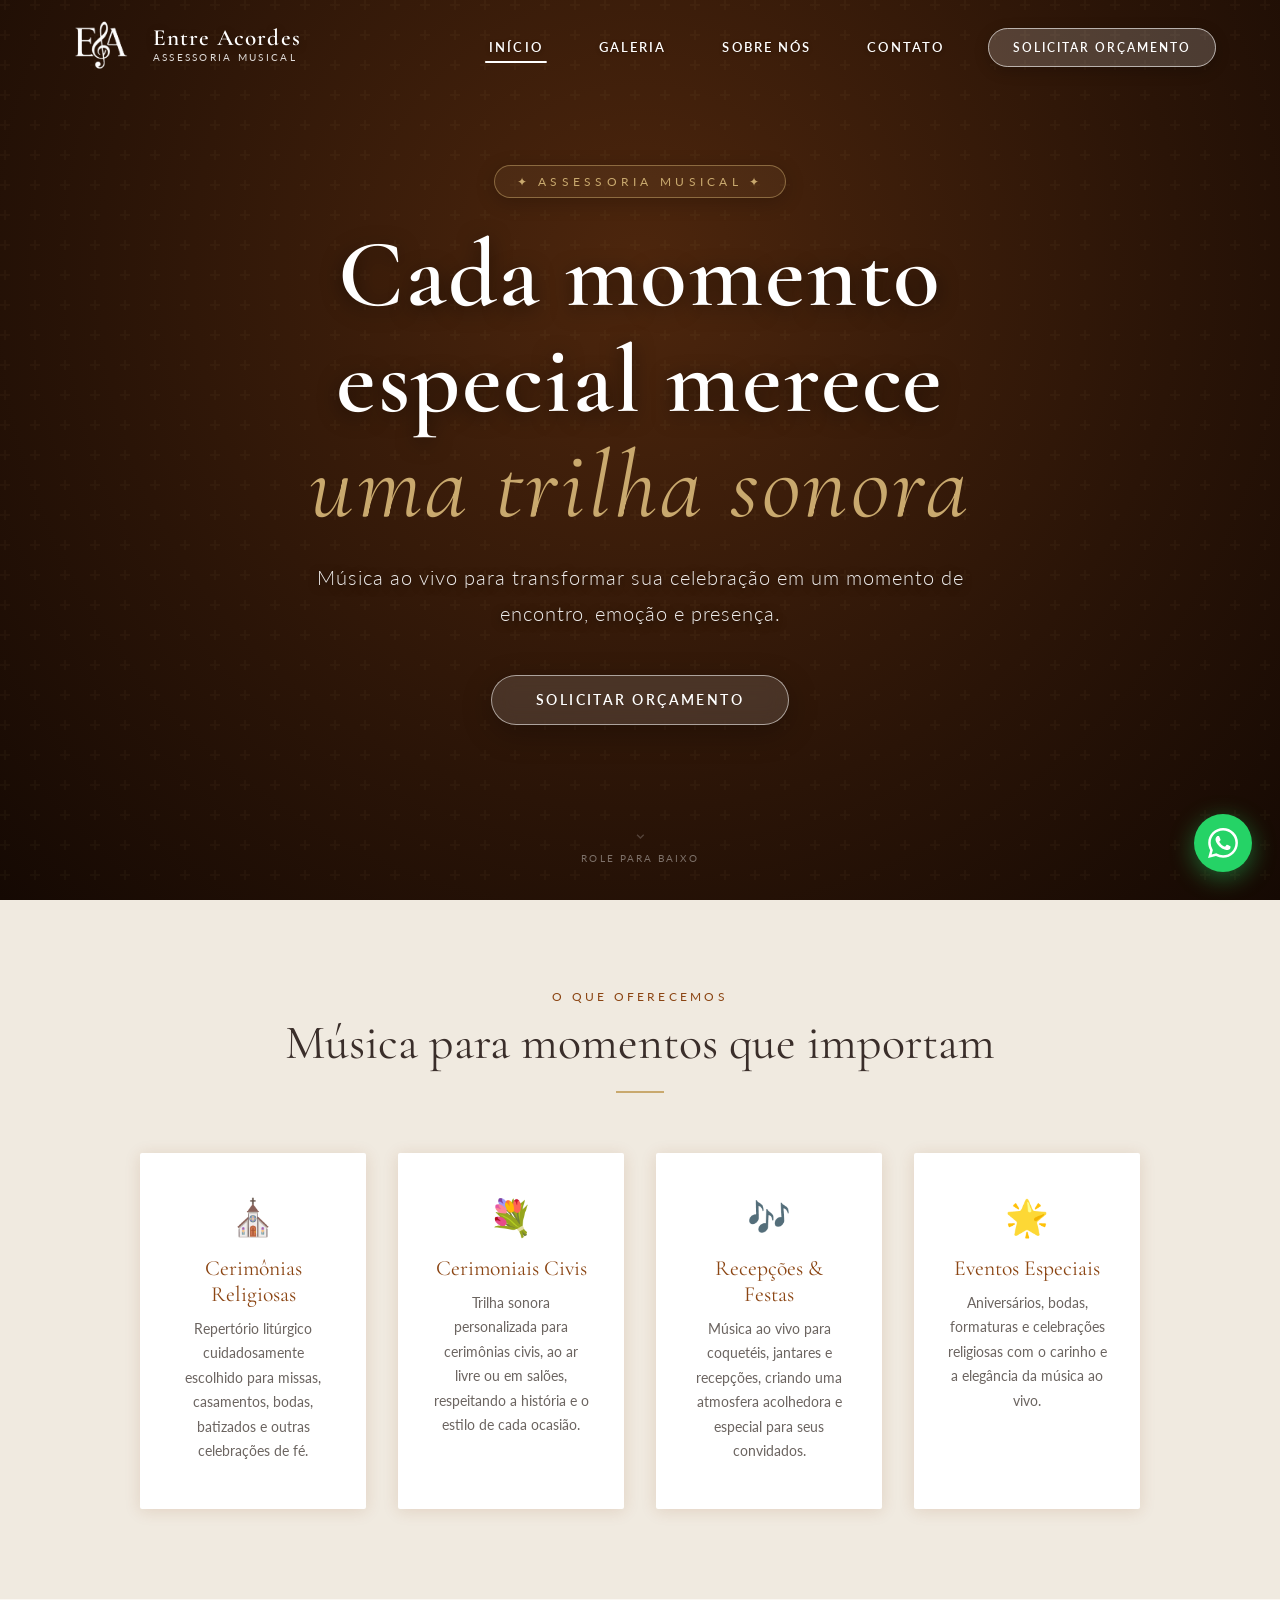
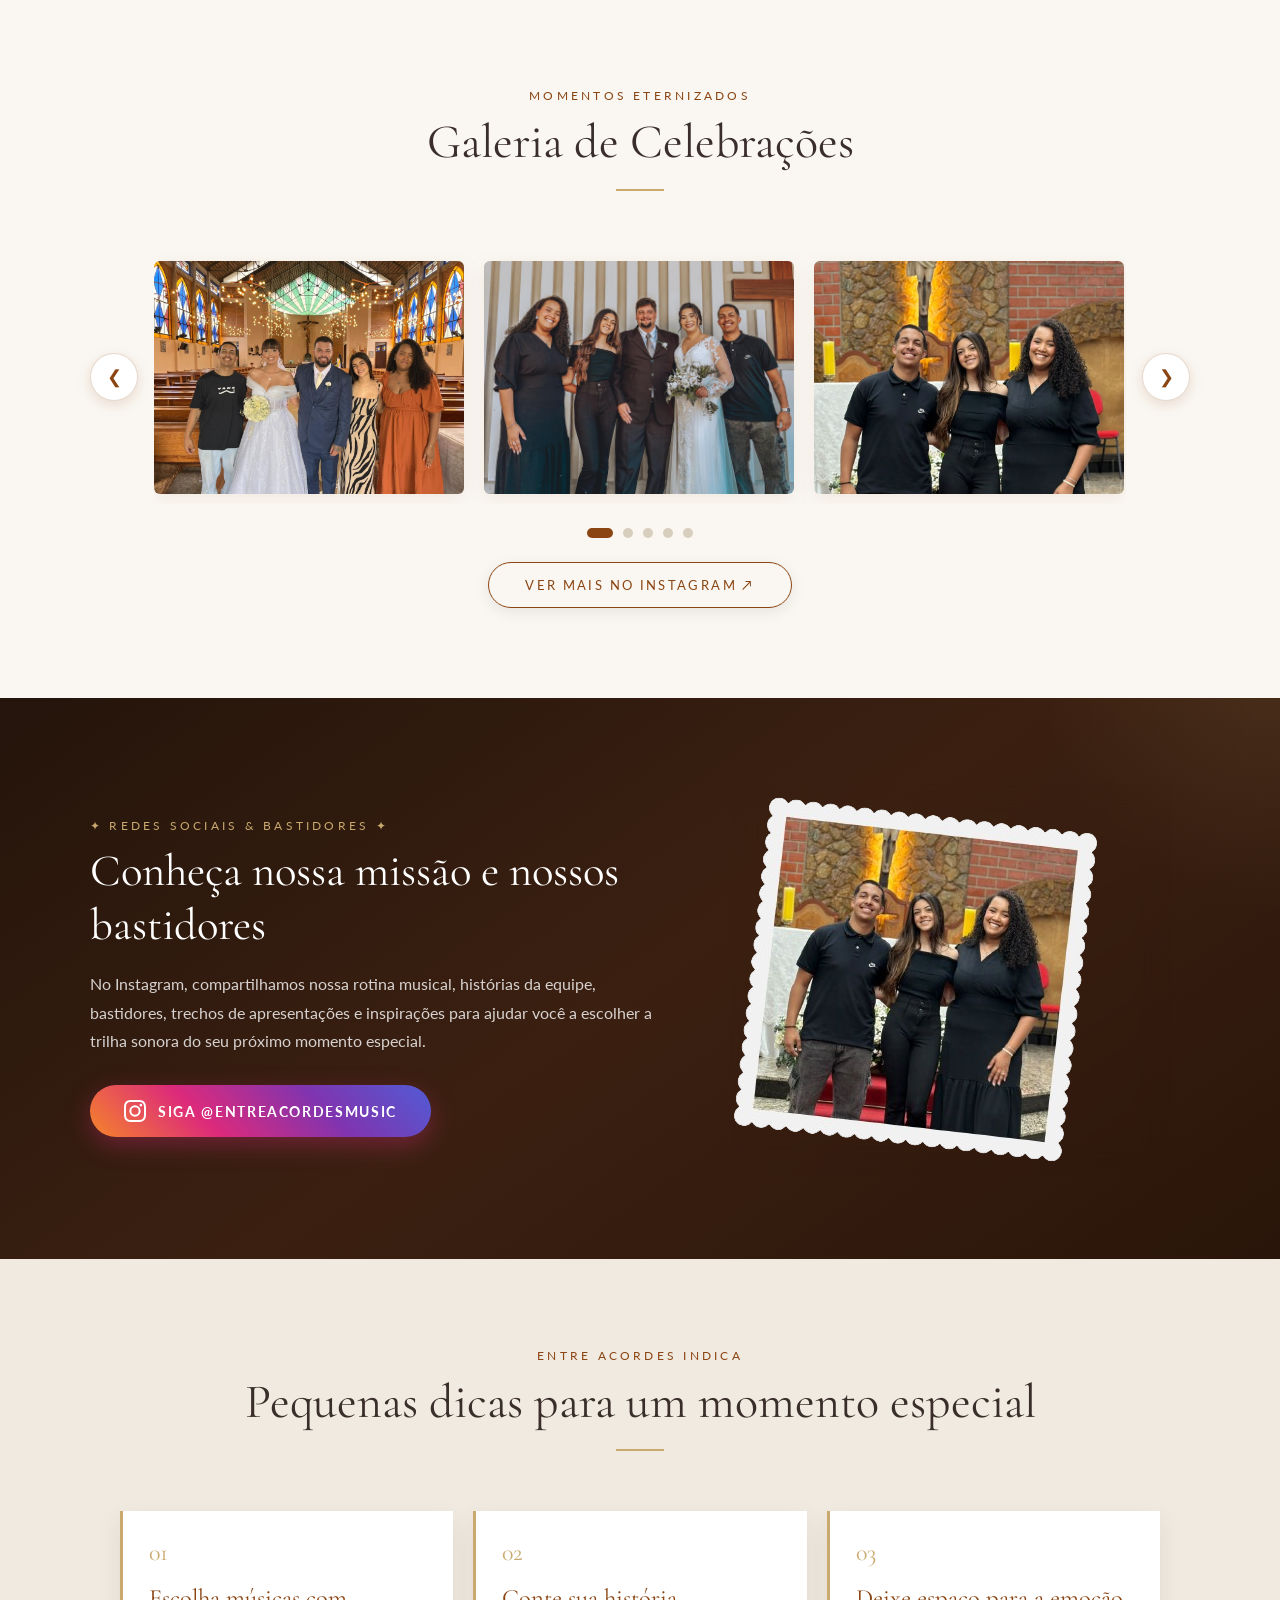
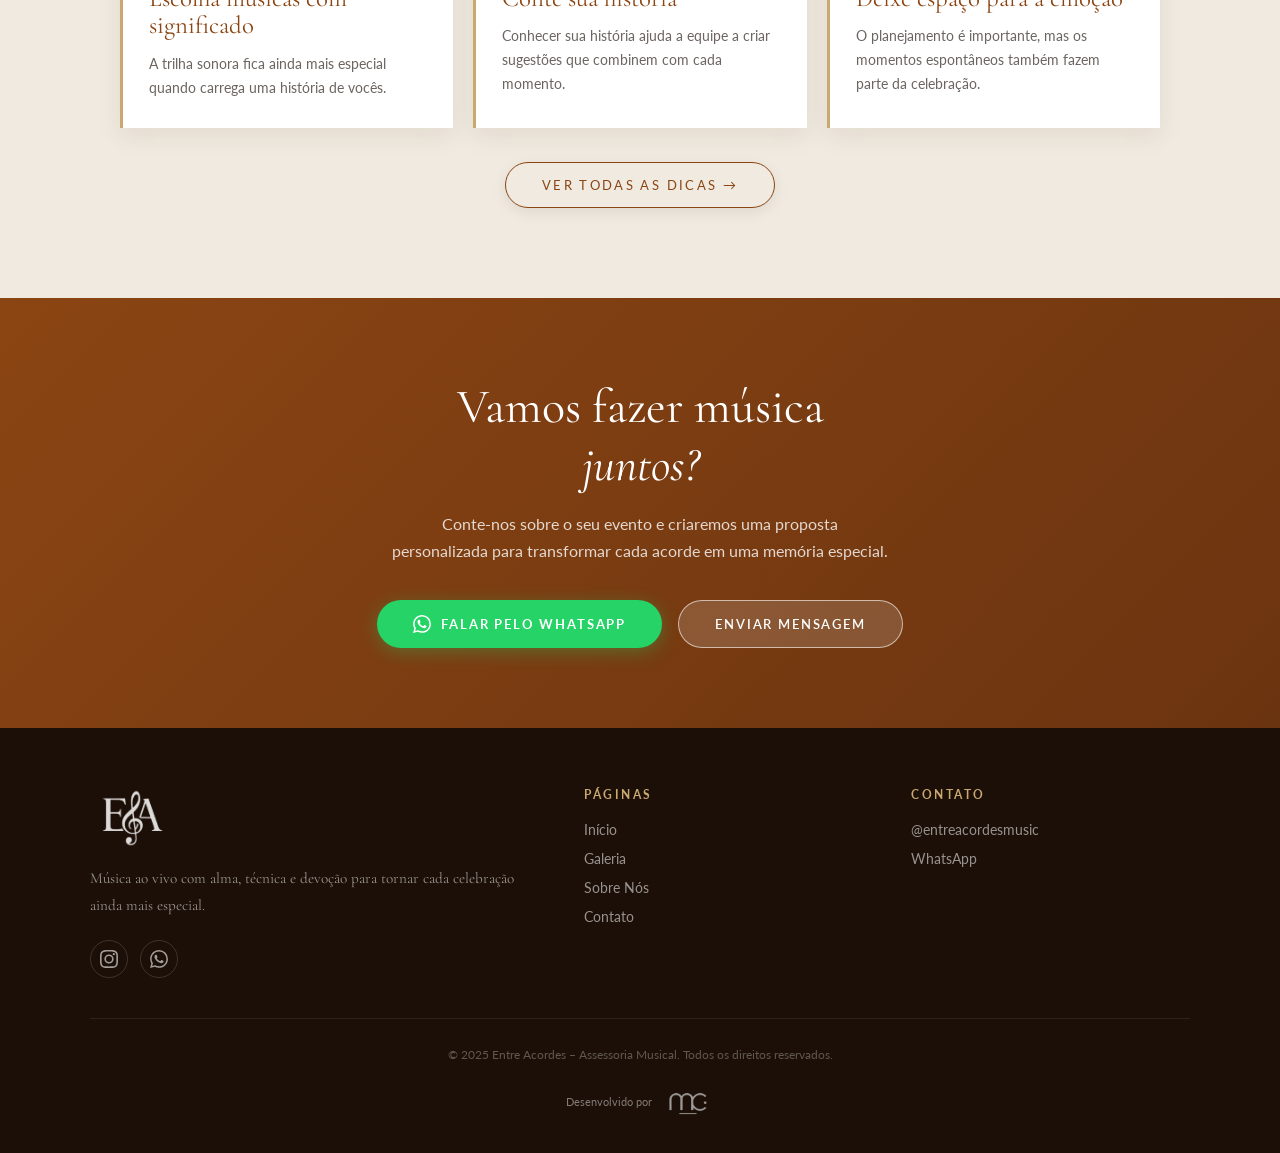
<file: index.html>
<!DOCTYPE html>
<html lang="pt-BR">
<head>
  <meta charset="UTF-8" />
  <meta name="viewport" content="width=device-width, initial-scale=1.0" />
  <title>Entre Acordes – Assessoria Musical</title>
  <meta name="description" content="Entre Acordes: assessoria musical para celebrações, cerimônias e eventos em Nova Friburgo e Região Serrana. Voz, violão e teclado para momentos inesquecíveis." />
  <link rel="stylesheet" href="style.css" />
  <link rel="icon" href="images/logo.png" />
</head>
<body>

<!-- ══ NAVBAR ══ -->
<nav id="navbar">
  <a class="nav-logo" href="index.html">
    <img src="images/logo-branca.png" alt="Entre Acordes logo" class="logo-light" />
    <img src="images/logo-oficial.png" alt="Entre Acordes logo" class="logo-dark" />
    <div class="nav-logo-text">
      <span class="nome">Entre Acordes</span>
      <span class="sub">Assessoria Musical</span>
    </div>
  </a>

  <button class="hamburger" id="hamburger" aria-label="Menu">
    <span></span><span></span><span></span>
  </button>

  <ul class="nav-links" id="nav-links">
    <li><a href="index.html">Início</a></li>
    <li><a href="index.html#galeria">Galeria</a></li>
    <li><a href="sobre.html">Sobre Nós</a></li>
    <li><a href="contato.html">Contato</a></li>
    <li><a href="https://wa.me/WHATSAPP_PRIMARY?text=Olá!%20Gostaria%20de%20solicitar%20um%20orçamento%20para%20o%20meu%20evento." target="_blank" class="btn-orcamento">Solicitar Orçamento</a></li>
  </ul>
</nav>

<!-- ══ HERO ══ -->
<section class="hero">
  <div class="hero-overlay"></div>
  <div class="hero-content">
    <span class="hero-tag">✦ Assessoria Musical ✦</span>
    <h1>Cada momento<br />especial merece<br /><em>uma trilha sonora</em></h1>
    <p class="hero-sub">
      Música ao vivo para transformar sua celebração em um momento de encontro, emoção e presença.
    </p>
    <div class="hero-btns">
      <a href="contato.html" class="btn-hero-translucido">
        Solicitar Orçamento
      </a>
    </div>
  </div>
  <div class="scroll-indicator">
    <svg width="16" height="16" viewBox="0 0 24 24" fill="none" stroke="currentColor" stroke-width="2">
      <path d="M7 10l5 5 5-5"/>
    </svg>
    <span>Role para baixo</span>
  </div>
</section>

<!-- ══ SERVIÇOS ══ -->
<section class="servicos">
  <div class="section-header">
    <span class="section-tag">O que oferecemos</span>
    <h2>Música para momentos que importam</h2>
    <div class="divider"></div>
  </div>
  <div class="servicos-grid">
    <div class="servico-card">
      <div class="servico-icon">⛪</div>
      <h3>Cerimônias Religiosas</h3>
      <p>Repertório litúrgico cuidadosamente escolhido para missas, casamentos, bodas, batizados e outras celebrações de fé.</p>
    </div>
    <div class="servico-card">
      <div class="servico-icon">💐</div>
      <h3>Cerimoniais Civis</h3>
      <p>Trilha sonora personalizada para cerimônias civis, ao ar livre ou em salões, respeitando a história e o estilo de cada ocasião.</p>
    </div>
    <div class="servico-card">
      <div class="servico-icon">🎶</div>
      <h3>Recepções & Festas</h3>
      <p>Música ao vivo para coquetéis, jantares e recepções, criando uma atmosfera acolhedora e especial para seus convidados.</p>
    </div>
    <div class="servico-card">
      <div class="servico-icon">🌟</div>
      <h3>Eventos Especiais</h3>
      <p>Aniversários, bodas, formaturas e celebrações religiosas com o carinho e a elegância da música ao vivo.</p>
    </div>
  </div>
</section>

<!-- ══ GALERIA ══ -->
<section id="galeria">
  <div class="section-header">
    <span class="section-tag">Momentos eternizados</span>
    <h2>Galeria de Celebrações</h2>
    <div class="divider"></div>
  </div>

  <!-- 
    💡 COMO ADICIONAR SUAS FOTOS E VÍDEOS:
    Substitua os blocos .galeria-placeholder por:
    <img src="fotos/seu-arquivo.jpg" alt="Descrição" /> dentro do .galeria-item
    Para vídeos: <video src="videos/video.mp4" autoplay muted loop playsinline></video>
  -->
  <!-- CARROSSEL DE GALERIA -->
  <div class="carousel-container">
    <button class="carousel-btn prev" id="carousel-prev" aria-label="Anterior">&#10094;</button>
    <div class="carousel-track-wrapper">
      <div class="carousel-track" id="carousel-track">
        
        <div class="carousel-slide" data-type="image" data-title="Ana Beatriz e Marcos Vinicius">
          <div class="galeria-item">
            <img src="images/ana-beatriz-e-marcos-vinicius.jpeg" alt="Ana Beatriz e Marcos Vinicius no dia do casamento" />
            <div class="galeria-overlay"><span>Ampliar foto ⤢</span></div>
          </div>
        </div>

        <div class="carousel-slide" data-type="image" data-title="Débora e Tadeu">
          <div class="galeria-item">
            <img src="images/debora-e-tadeu.jpeg" alt="Débora e Tadeu no dia do casamento com a equipe Entre Acordes" />
            <div class="galeria-overlay"><span>Ampliar foto ⤢</span></div>
          </div>
        </div>

        <div class="carousel-slide" data-type="image" data-title="Equipe Entre Acordes">
          <div class="galeria-item">
              <img src="images/equipe-entre-acordes-2.jpeg" alt="Equipe Entre Acordes" />
            <div class="galeria-overlay"><span>Ampliar foto ⤢</span></div>
          </div>
        </div>

        <div class="carousel-slide" data-type="image" data-title="Viviane e David">
          <div class="galeria-item">
            <img src="images/david-e-viviane.jpeg" alt="Viviane e David" />
            <div class="galeria-overlay"><span>Ampliar foto ⤢</span></div>
          </div>
        </div>

        <div class="carousel-slide" data-type="image" data-title="Gabrielle e José">
          <div class="galeria-item">
              <img src="images/gabrielle-e-jose.jpeg" alt="Gabrielle e José" />
            <div class="galeria-overlay"><span>Ampliar foto ⤢</span></div>
          </div>
        </div>

        <div class="carousel-slide" data-type="image" data-title="Bruna e Vinicius">
          <div class="galeria-item">
            <img src="images/bruna-e-vinicius.jpeg" alt="Bruna e Vinicius" />
            <div class="galeria-overlay"><span>Ampliar foto ⤢</span></div>
          </div>
        </div>

        <div class="carousel-slide" data-type="image" data-title="Equipe Entre Acordes">
          <div class="galeria-item">
            <img src="images/equipe-gravacao.jpeg" alt="Equipe Entre Acordes" />
            <div class="galeria-overlay"><span>Ampliar foto ⤢</span></div>
          </div>
        </div>

      </div>
    </div>
    <button class="carousel-btn next" id="carousel-next" aria-label="Próximo">&#10095;</button>
  </div>

  <!-- Indicadores de bolinha (dots) -->
  <div class="carousel-dots" id="carousel-dots"></div>

  <div style="text-align:center;margin-top:24px;">
    <a href="https://www.instagram.com/entreacordesmusic" target="_blank" class="btn btn-outline">
      Ver mais no Instagram ↗
    </a>
  </div>
</section>

<!-- ══ MODAL DE MÍDIA (LIGHTBOX) ══ -->
<div class="media-modal" id="media-modal" role="dialog" aria-modal="true" aria-hidden="true">
  <div class="modal-backdrop" id="modal-backdrop"></div>
  <div class="modal-container">
    <button class="modal-close" id="modal-close" aria-label="Fechar">&times;</button>
    <div class="modal-content" id="modal-content">
      <!-- Inserido dinamicamente via JS -->
    </div>
    <p class="modal-caption" id="modal-caption"></p>
  </div>
</div>

<!-- ══ SEÇÃO DESTAQUE INSTAGRAM & REDES SOCIAIS ══ -->
<section class="insta-section">
  <div class="insta-container">
    <div class="insta-content">
      <span class="section-tag" style="color:var(--dourado);">✦ Redes Sociais & Bastidores ✦</span>
      <h2>Conheça nossa missão e nossos bastidores</h2>
      <p>
        No Instagram, compartilhamos nossa rotina musical, histórias da equipe, bastidores, trechos de apresentações e inspirações para ajudar você a escolher a trilha sonora do seu próximo momento especial.
      </p>
      
      <div class="insta-actions">
        <a href="https://www.instagram.com/entreacordesmusic" target="_blank" class="btn-insta">
          <svg xmlns="http://www.w3.org/2000/svg" width="22" height="22" viewBox="0 0 24 24" fill="currentColor">
            <path d="M12 2.163c3.204 0 3.584.012 4.85.07 3.252.148 4.771 1.691 4.919 4.919.058 1.265.069 1.645.069 4.849 0 3.205-.012 3.584-.069 4.849-.149 3.225-1.664 4.771-4.919 4.919-1.266.058-1.644.07-4.85.07-3.204 0-3.584-.012-4.849-.07-3.26-.149-4.771-1.699-4.919-4.92-.058-1.265-.07-1.644-.07-4.849 0-3.204.013-3.583.07-4.849.149-3.227 1.664-4.771 4.919-4.919 1.266-.057 1.645-.069 4.849-.069zM12 0C8.741 0 8.333.014 7.053.072 2.695.272.273 2.69.073 7.052.014 8.333 0 8.741 0 12c0 3.259.014 3.668.072 4.948.2 4.358 2.618 6.78 6.98 6.98C8.333 23.986 8.741 24 12 24c3.259 0 3.668-.014 4.948-.072 4.354-.2 6.782-2.618 6.979-6.98.059-1.28.073-1.689.073-4.948 0-3.259-.014-3.667-.072-4.947-.196-4.354-2.617-6.78-6.979-6.98C15.668.014 15.259 0 12 0zm0 5.838a6.162 6.162 0 100 12.324 6.162 6.162 0 000-12.324zM12 16a4 4 0 110-8 4 4 0 010 8zm6.406-11.845a1.44 1.44 0 100 2.881 1.44 1.44 0 000-2.881z"/>
          </svg>
          Siga @entreacordesmusic
        </a>
        <!-- <a href="indica.html" class="indica-link">
          Entre Acordes indica →
        </a> -->

        <!-- TikTok estruturado (oculto por enquanto) -->
        <!--
        <a href="https://www.tiktok.com/@entreacordesmusic" target="_blank" class="btn-tiktok" style="display:none;">
          <svg xmlns="http://www.w3.org/2000/svg" width="20" height="20" viewBox="0 0 24 24" fill="currentColor">
            <path d="M19.59 6.69a4.83 4.83 0 0 1-3.77-4.25V2h-3.45v13.67a2.89 2.89 0 0 1-5.2 1.74 2.89 2.89 0 0 1 2.31-4.64c.298-.002.595.042.88.13V9.4a6.33 6.33 0 0 0-1-.08A6.34 6.34 0 0 0 3 15.66a6.34 6.34 0 0 0 10.82 4.5 6.3 6.3 0 0 0 1.86-4.5v-7.1a8.16 8.16 0 0 0 4.77 1.52v-3.4a4.85 4.85 0 0 1-.86.01z"/>
          </svg>
          TikTok
        </a>
        -->
      </div>
    </div>

    <div class="insta-visual-card equipe-visual">
      <img src="images/equipe-entre-acordes.png" alt="Equipe Entre Acordes" />
    </div>
  </div>
</section>

<!-- ══ DESTAQUE ENTRE ACORDES INDICA ══ -->
<section class="indica-preview">
  <div class="section-header">
    <span class="section-tag">Entre Acordes indica</span>
    <h2>Pequenas dicas para um momento especial</h2>
    <div class="divider"></div>
  </div>
  <div class="indica-preview-grid">
    <article class="indica-preview-card">
      <span class="indica-preview-number">01</span>
      <h3>Escolha músicas com significado</h3>
      <p>A trilha sonora fica ainda mais especial quando carrega uma história de vocês.</p>
    </article>
    <article class="indica-preview-card">
      <span class="indica-preview-number">02</span>
      <h3>Conte sua história</h3>
      <p>Conhecer sua história ajuda a equipe a criar sugestões que combinem com cada momento.</p>
    </article>
    <article class="indica-preview-card">
      <span class="indica-preview-number">03</span>
      <h3>Deixe espaço para a emoção</h3>
      <p>O planejamento é importante, mas os momentos espontâneos também fazem parte da celebração.</p>
    </article>
  </div>
  <div class="indica-preview-action">
    <a href="indica.html" class="btn btn-outline">Ver todas as dicas →</a>
  </div>
</section>

<!-- ══ CTA ══ -->
<section class="cta-banner">
  <h2>Vamos fazer música<br /><em style="font-style:italic;">juntos?</em></h2>
  <p>Conte-nos sobre o seu evento e criaremos uma proposta<br />personalizada para transformar cada acorde em uma memória especial.</p>
  <div class="cta-btns">
    <a href="https://wa.me/WHATSAPP_PRIMARY?text=Olá!%20Gostaria%20de%20solicitar%20um%20orçamento%20para%20o%20meu%20evento." target="_blank" class="btn-wpp">
      <svg xmlns="http://www.w3.org/2000/svg" viewBox="0 0 24 24" fill="white" width="18" height="18">
        <path d="M17.472 14.382c-.297-.149-1.758-.867-2.03-.967-.273-.099-.471-.148-.67.15-.197.297-.767.966-.94 1.164-.173.199-.347.223-.644.075-.297-.15-1.255-.463-2.39-1.475-.883-.788-1.48-1.761-1.653-2.059-.173-.297-.018-.458.13-.606.134-.133.298-.347.446-.52.149-.174.198-.298.298-.497.099-.198.05-.371-.025-.52-.075-.149-.669-1.612-.916-2.207-.242-.579-.487-.5-.669-.51-.173-.008-.371-.01-.57-.01-.198 0-.52.074-.792.372-.272.297-1.04 1.016-1.04 2.479 0 1.462 1.065 2.875 1.213 3.074.149.198 2.096 3.2 5.077 4.487.709.306 1.262.489 1.694.625.712.227 1.36.195 1.871.118.571-.085 1.758-.719 2.006-1.413.248-.694.248-1.289.173-1.413-.074-.124-.272-.198-.57-.347m-5.421 7.403h-.004a9.87 9.87 0 01-5.031-1.378l-.361-.214-3.741.982.998-3.648-.235-.374a9.86 9.86 0 01-1.51-5.26c.001-5.45 4.436-9.884 9.888-9.884 2.64 0 5.122 1.03 6.988 2.898a9.825 9.825 0 012.893 6.994c-.003 5.45-4.437 9.884-9.885 9.884m8.413-18.297A11.815 11.815 0 0012.05 0C5.495 0 .16 5.335.157 11.892c0 2.096.547 4.142 1.588 5.945L.057 24l6.305-1.654a11.882 11.882 0 005.683 1.448h.005c6.554 0 11.89-5.335 11.893-11.893a11.821 11.821 0 00-3.48-8.413Z"/>
      </svg>
      Falar pelo WhatsApp
    </a>
    <a href="contato.html" class="btn-light">Enviar Mensagem</a>
  </div>
</section>

<!-- ══ FOOTER ══ -->
<footer>
  <div class="footer-inner">
    <div class="footer-brand">
      <img src="images/logo-branca.png" alt="Entre Acordes" />
      <p>Música ao vivo com alma, técnica e devoção para tornar cada celebração ainda mais especial.</p>
      <div class="footer-social" style="margin-top:20px;">
        <a href="https://www.instagram.com/entreacordesmusic" target="_blank" title="Instagram">
          <svg xmlns="http://www.w3.org/2000/svg" width="18" height="18" viewBox="0 0 24 24" fill="currentColor">
            <path d="M12 2.163c3.204 0 3.584.012 4.85.07 3.252.148 4.771 1.691 4.919 4.919.058 1.265.069 1.645.069 4.849 0 3.205-.012 3.584-.069 4.849-.149 3.225-1.664 4.771-4.919 4.919-1.266.058-1.644.07-4.85.07-3.204 0-3.584-.012-4.849-.07-3.26-.149-4.771-1.699-4.919-4.92-.058-1.265-.07-1.644-.07-4.849 0-3.204.013-3.583.07-4.849.149-3.227 1.664-4.771 4.919-4.919 1.266-.057 1.645-.069 4.849-.069zM12 0C8.741 0 8.333.014 7.053.072 2.695.272.273 2.69.073 7.052.014 8.333 0 8.741 0 12c0 3.259.014 3.668.072 4.948.2 4.358 2.618 6.78 6.98 6.98C8.333 23.986 8.741 24 12 24c3.259 0 3.668-.014 4.948-.072 4.354-.2 6.782-2.618 6.979-6.98.059-1.28.073-1.689.073-4.948 0-3.259-.014-3.667-.072-4.947-.196-4.354-2.617-6.78-6.979-6.98C15.668.014 15.259 0 12 0zm0 5.838a6.162 6.162 0 100 12.324 6.162 6.162 0 000-12.324zM12 16a4 4 0 110-8 4 4 0 010 8zm6.406-11.845a1.44 1.44 0 100 2.881 1.44 1.44 0 000-2.881z"/>
          </svg>
        </a>
        <a href="https://wa.me/WHATSAPP_PRIMARY?text=Ol%C3%A1!%20Gostaria%20de%20conhecer%20os%20servi%C3%A7os%20musicais%20da%20Entre%20Acordes." target="_blank" title="WhatsApp">
          <svg xmlns="http://www.w3.org/2000/svg" width="18" height="18" viewBox="0 0 24 24" fill="currentColor">
            <path d="M17.472 14.382c-.297-.149-1.758-.867-2.03-.967-.273-.099-.471-.148-.67.15-.197.297-.767.966-.94 1.164-.173.199-.347.223-.644.075-.297-.15-1.255-.463-2.39-1.475-.883-.788-1.48-1.761-1.653-2.059-.173-.297-.018-.458.13-.606.134-.133.298-.347.446-.52.149-.174.198-.298.298-.497.099-.198.05-.371-.025-.52-.075-.149-.669-1.612-.916-2.207-.242-.579-.487-.5-.669-.51-.173-.008-.371-.01-.57-.01-.198 0-.52.074-.792.372-.272.297-1.04 1.016-1.04 2.479 0 1.462 1.065 2.875 1.213 3.074.149.198 2.096 3.2 5.077 4.487.709.306 1.262.489 1.694.625.712.227 1.36.195 1.871.118.571-.085 1.758-.719 2.006-1.413.248-.694.248-1.289.173-1.413-.074-.124-.272-.198-.57-.347m-5.421 7.403h-.004a9.87 9.87 0 01-5.031-1.378l-.361-.214-3.741.982.998-3.648-.235-.374a9.86 9.86 0 01-1.51-5.26c.001-5.45 4.436-9.884 9.888-9.884 2.64 0 5.122 1.03 6.988 2.898a9.825 9.825 0 012.893 6.994c-.003 5.45-4.437 9.884-9.885 9.884m8.413-18.297A11.815 11.815 0 0012.05 0C5.495 0 .16 5.335.157 11.892c0 2.096.547 4.142 1.588 5.945L.057 24l6.305-1.654a11.882 11.882 0 005.683 1.448h.005c6.554 0 11.89-5.335 11.893-11.893a11.821 11.821 0 00-3.48-8.413Z"/>
          </svg>
        </a>
      </div>
    </div>
    <div class="footer-col">
      <h4>Páginas</h4>
      <ul>
        <li><a href="index.html">Início</a></li>
        <li><a href="index.html#galeria">Galeria</a></li>
        <li><a href="sobre.html">Sobre Nós</a></li>
        <li><a href="contato.html">Contato</a></li>
      </ul>
    </div>
    <div class="footer-col">
      <h4>Contato</h4>
      <ul>
        <li><a href="https://www.instagram.com/entreacordesmusic" target="_blank">@entreacordesmusic</a></li>
        <li><a href="https://wa.me/WHATSAPP_PRIMARY?text=Ol%C3%A1!%20Gostaria%20de%20conhecer%20os%20servi%C3%A7os%20musicais%20da%20Entre%20Acordes.">WhatsApp</a></li>
      </ul>
    </div>
  </div>
  <div class="footer-bottom">
    <p>© 2025 Entre Acordes – Assessoria Musical. Todos os direitos reservados.</p>
    <a class="developer-credit" href="https://mariaclaramonteiro.com.br/" target="_blank" rel="noopener noreferrer" aria-label="Desenvolvido por Maria Clara Monteiro">
      <span>Desenvolvido por</span>
      <img src="images/desenvolvido-por-mc.png" alt="Maria Clara Monteiro" />
    </a>
  </div>
</footer>

<!-- ══ BOTÃO WPP FLUTUANTE ══ -->
<a href="https://wa.me/WHATSAPP_PRIMARY?text=Ol%C3%A1!%20Gostaria%20de%20solicitar%20um%20or%C3%A7amento%20para%20uma%20celebra%C3%A7%C3%A3o%20ou%20evento." target="_blank" class="wpp-float" title="Falar pelo WhatsApp">
  <svg xmlns="http://www.w3.org/2000/svg" viewBox="0 0 24 24">
    <path d="M17.472 14.382c-.297-.149-1.758-.867-2.03-.967-.273-.099-.471-.148-.67.15-.197.297-.767.966-.94 1.164-.173.199-.347.223-.644.075-.297-.15-1.255-.463-2.39-1.475-.883-.788-1.48-1.761-1.653-2.059-.173-.297-.018-.458.13-.606.134-.133.298-.347.446-.52.149-.174.198-.298.298-.497.099-.198.05-.371-.025-.52-.075-.149-.669-1.612-.916-2.207-.242-.579-.487-.5-.669-.51-.173-.008-.371-.01-.57-.01-.198 0-.52.074-.792.372-.272.297-1.04 1.016-1.04 2.479 0 1.462 1.065 2.875 1.213 3.074.149.198 2.096 3.2 5.077 4.487.709.306 1.262.489 1.694.625.712.227 1.36.195 1.871.118.571-.085 1.758-.719 2.006-1.413.248-.694.248-1.289.173-1.413-.074-.124-.272-.198-.57-.347m-5.421 7.403h-.004a9.87 9.87 0 01-5.031-1.378l-.361-.214-3.741.982.998-3.648-.235-.374a9.86 9.86 0 01-1.51-5.26c.001-5.45 4.436-9.884 9.888-9.884 2.64 0 5.122 1.03 6.988 2.898a9.825 9.825 0 012.893 6.994c-.003 5.45-4.437 9.884-9.885 9.884m8.413-18.297A11.815 11.815 0 0012.05 0C5.495 0 .16 5.335.157 11.892c0 2.096.547 4.142 1.588 5.945L.057 24l6.305-1.654a11.882 11.882 0 005.683 1.448h.005c6.554 0 11.89-5.335 11.893-11.893a11.821 11.821 0 00-3.48-8.413Z"/>
  </svg>
</a>

<script src="whatsapp.js"></script>
<script src="main.js"></script>
</body>
</html>
</file>
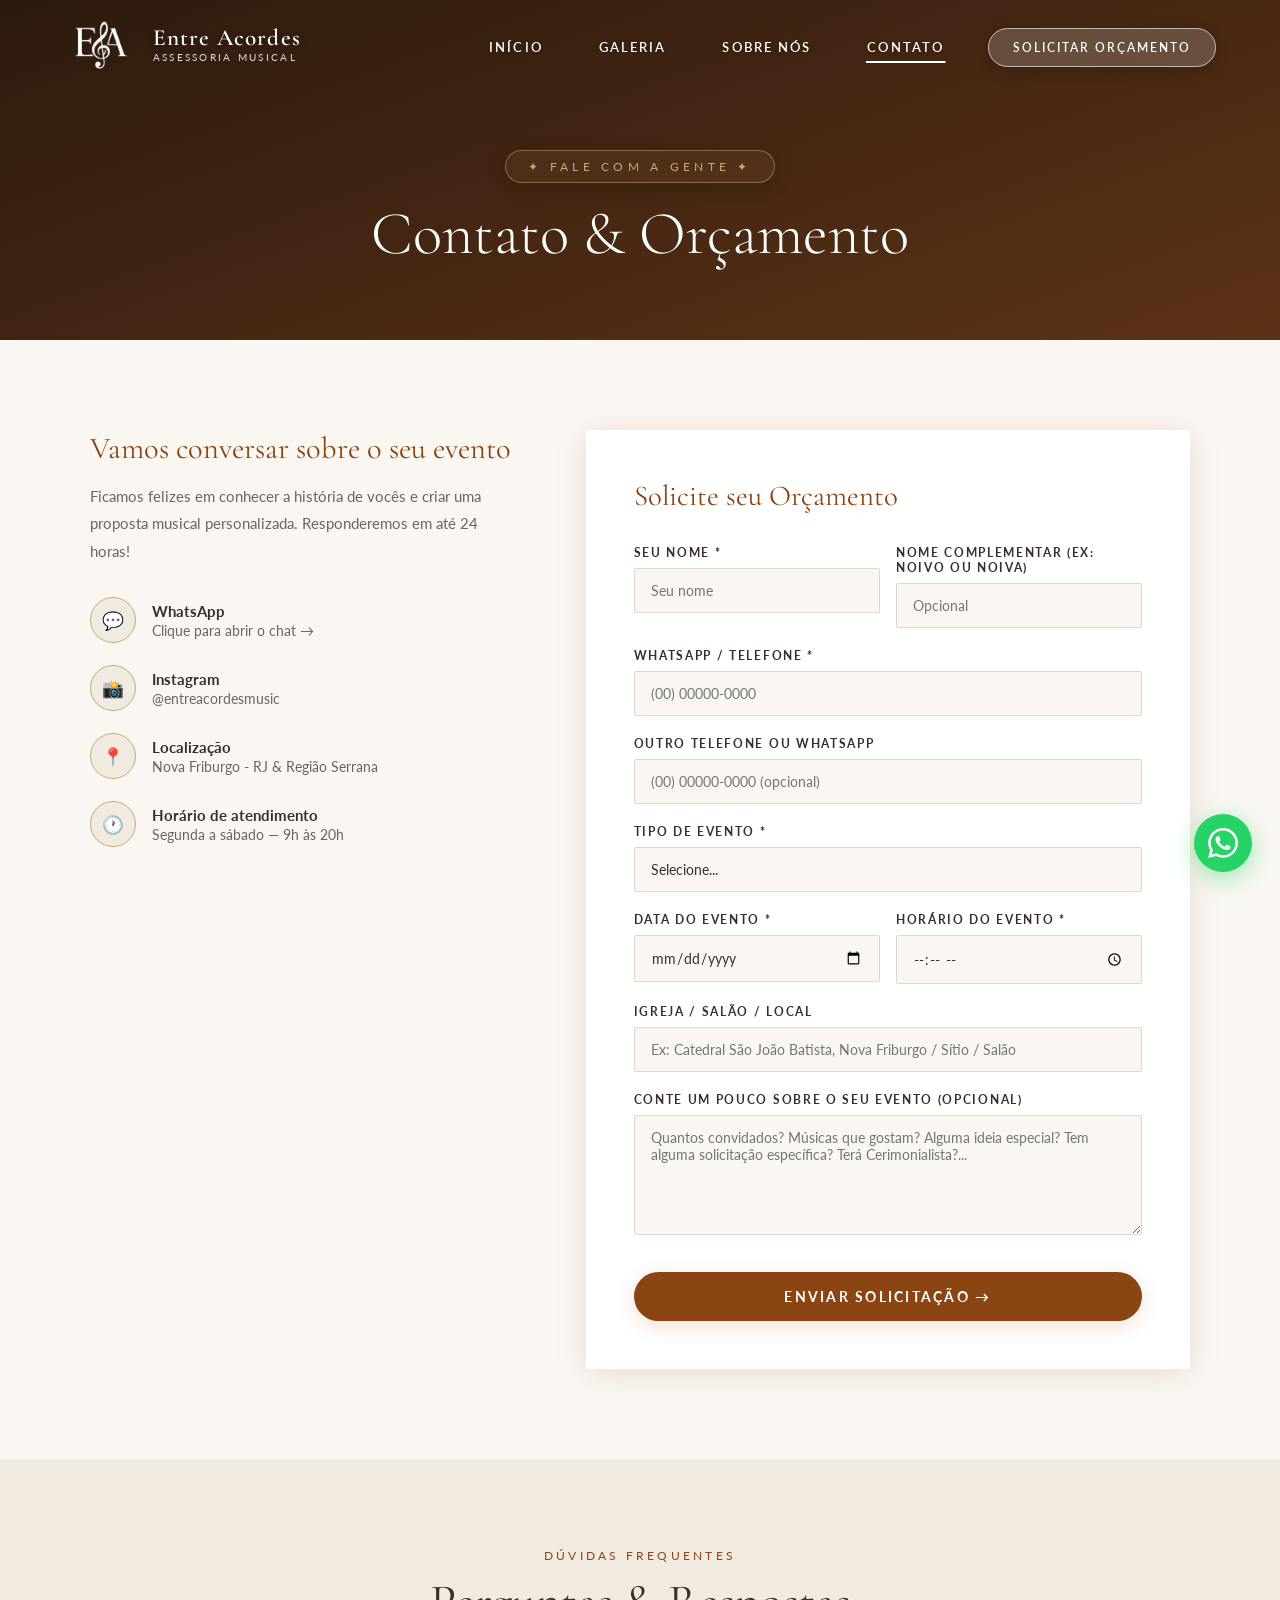
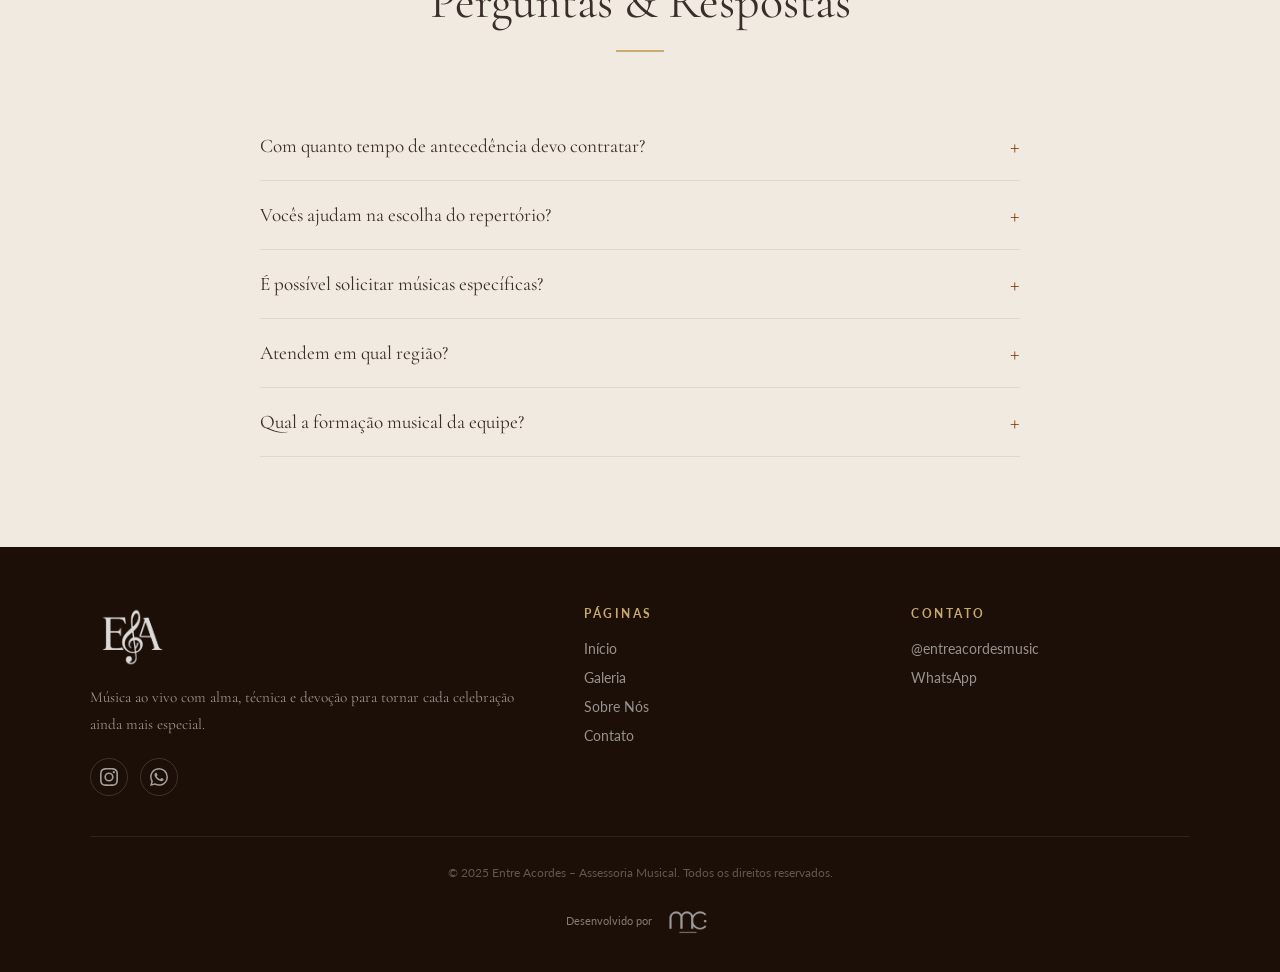
<file: contato.html>
<!DOCTYPE html>
<html lang="pt-BR">
<head>
  <meta charset="UTF-8" />
  <meta name="viewport" content="width=device-width, initial-scale=1.0" />
  <title>Contato & Orçamento – Entre Acordes Assessoria Musical</title>
  <meta name="description" content="Entre em contato com a Entre Acordes para solicitar um orçamento musical para sua cerimônia, celebração ou evento." />
  <link rel="stylesheet" href="style.css" />
  <link rel="icon" href="images/logo-symbol.png" />
</head>
<body>

<!-- ══ NAVBAR ══ -->
<nav id="navbar">
  <a class="nav-logo" href="index.html">
    <img src="images/logo-branca.png" alt="Entre Acordes logo" class="logo-light" />
    <img src="images/logo-oficial.png" alt="Entre Acordes logo" class="logo-dark" />
    <div class="nav-logo-text">
      <span class="nome">Entre Acordes</span>
      <span class="sub">Assessoria Musical</span>
    </div>
  </a>

  <button class="hamburger" id="hamburger" aria-label="Menu">
    <span></span><span></span><span></span>
  </button>

  <ul class="nav-links" id="nav-links">
    <li><a href="index.html">Início</a></li>
    <li><a href="index.html#galeria">Galeria</a></li>
    <li><a href="sobre.html">Sobre Nós</a></li>
    <li><a href="contato.html">Contato</a></li>
    <li><a href="contato.html" target="_blank" class="btn-orcamento">Solicitar Orçamento</a></li>
  </ul>
</nav>

<!-- ══ PAGE HERO ══ -->
<div class="page-hero">
  <span class="hero-tag">✦ Fale com a gente ✦</span>
  <h1>Contato & Orçamento</h1>
</div>

<!-- ══ CONTATO PRINCIPAL ══ -->
<section>
  <div class="contato-wrapper">

    <!-- Informações de contato -->
    <div class="contato-info">
      <h3>Vamos conversar sobre o seu evento</h3>
      <p>
        Ficamos felizes em conhecer a história de vocês e criar uma proposta musical personalizada. Responderemos em até 24 horas!
      </p>

      <div class="contato-item">
        <div class="contato-icon">💬</div>
        <div class="contato-item-text">
          <strong>WhatsApp</strong>
          <a href="https://wa.me/WHATSAPP_PRIMARY?text=Ol%C3%A1!%20Gostaria%20de%20solicitar%20um%20or%C3%A7amento%20para%20uma%20celebra%C3%A7%C3%A3o%20ou%20evento." target="_blank">
            Clique para abrir o chat →
          </a>
        </div>
      </div>

      <div class="contato-item">
        <div class="contato-icon">📸</div>
        <div class="contato-item-text">
          <strong>Instagram</strong>
          <a href="https://www.instagram.com/entreacordesmusic" target="_blank">
            @entreacordesmusic
          </a>
        </div>
      </div>

      <div class="contato-item">
        <div class="contato-icon">📍</div>
        <div class="contato-item-text">
          <strong>Localização</strong>
          <span>Nova Friburgo - RJ & Região Serrana</span>
        </div>
      </div>

      <div class="contato-item">
        <div class="contato-icon">🕐</div>
        <div class="contato-item-text">
          <strong>Horário de atendimento</strong>
          <span>Segunda a sábado — 9h às 20h</span>
        </div>
      </div>

      <!-- Atalho rápido WPP -->
      <!-- <div style="margin-top:36px;">
        <p style="font-size:0.85rem;color:var(--cinza);margin-bottom:14px;letter-spacing:0.04em;">
          Prefere resposta mais rápida? Fale direto pelo WhatsApp:
        </p>
        <a href="https://wa.me/WHATSAPP_PRIMARY?text=Olá!%20Gostaria%20de%20solicitar%20um%20orçamento%20para%20o%20meu%20evento." target="_blank" class="btn-wpp" style="display:inline-flex;align-items:center;gap:8px;padding:14px 28px;text-decoration:none;border-radius:2px;font-size:0.82rem;letter-spacing:0.12em;text-transform:uppercase;font-weight:700;font-family:'Lato',sans-serif;background:#25D366;color:#fff;transition:all 0.3s;">
          <svg xmlns="http://www.w3.org/2000/svg" viewBox="0 0 24 24" fill="white" width="18" height="18">
            <path d="M17.472 14.382c-.297-.149-1.758-.867-2.03-.967-.273-.099-.471-.148-.67.15-.197.297-.767.966-.94 1.164-.173.199-.347.223-.644.075-.297-.15-1.255-.463-2.39-1.475-.883-.788-1.48-1.761-1.653-2.059-.173-.297-.018-.458.13-.606.134-.133.298-.347.446-.52.149-.174.198-.298.298-.497.099-.198.05-.371-.025-.52-.075-.149-.669-1.612-.916-2.207-.242-.579-.487-.5-.669-.51-.173-.008-.371-.01-.57-.01-.198 0-.52.074-.792.372-.272.297-1.04 1.016-1.04 2.479 0 1.462 1.065 2.875 1.213 3.074.149.198 2.096 3.2 5.077 4.487.709.306 1.262.489 1.694.625.712.227 1.36.195 1.871.118.571-.085 1.758-.719 2.006-1.413.248-.694.248-1.289.173-1.413-.074-.124-.272-.198-.57-.347m-5.421 7.403h-.004a9.87 9.87 0 01-5.031-1.378l-.361-.214-3.741.982.998-3.648-.235-.374a9.86 9.86 0 01-1.51-5.26c.001-5.45 4.436-9.884 9.888-9.884 2.64 0 5.122 1.03 6.988 2.898a9.825 9.825 0 012.893 6.994c-.003 5.45-4.437 9.884-9.885 9.884m8.413-18.297A11.815 11.815 0 0012.05 0C5.495 0 .16 5.335.157 11.892c0 2.096.547 4.142 1.588 5.945L.057 24l6.305-1.654a11.882 11.882 0 005.683 1.448h.005c6.554 0 11.89-5.335 11.893-11.893a11.821 11.821 0 00-3.48-8.413Z"/>
          </svg>
          Falar pelo WhatsApp
        </a>
      </div> -->
    </div>

    <!-- Formulário de contato -->
    <div class="form-card">
      <h3>Solicite seu Orçamento</h3>

      <form id="contato-form" novalidate>
        <div class="form-row">
          <div class="form-group">
            <label for="nome-noivo">Seu Nome *</label>
            <input type="text" id="nome-noivo" name="nome_noivo" placeholder="Seu nome" required />
          </div>
          <div class="form-group">
            <label for="nome-noiva">Nome complementar (Ex: Noivo ou Noiva)</label>
            <input type="text" id="nome-noiva" name="nome_noiva" placeholder="Opcional" />
          </div>
        </div>

        <div class="form-group">
          <label for="telefone">WhatsApp / Telefone *</label>
          <input type="tel" id="telefone" name="telefone" placeholder="(00) 00000-0000" inputmode="numeric" maxlength="15" required />
        </div>

        <div class="form-group">
          <label for="telefone-secundario">Outro telefone ou WhatsApp</label>
          <input type="tel" id="telefone-secundario" name="telefone_secundario" placeholder="(00) 00000-0000 (opcional)" inputmode="numeric" maxlength="15" />
        </div>

        <div class="form-group">
          <label for="tipo-evento">Tipo de evento *</label>
          <select id="tipo-evento" name="tipo_evento" required>
            <option value="" disabled selected>Selecione...</option>
            <option value="casamento-catolico">Casamento Católico</option>
            <option value="casamento-civil">Casamento Civil</option>
            <option value="missa-15-anos">Missa de 15 Anos</option>
            <option value="recepcao">Recepção / Festa</option>
            <option value="aniversario">Aniversário / Bodas</option>
            <option value="outro">Outro evento</option>
          </select>
        </div>

        <div class="form-row">
          <div class="form-group">
            <label for="data-evento">Data do evento *</label>
            <input type="date" id="data-evento" name="data_evento" required />
          </div>
          <div class="form-group">
            <label for="horario-evento">Horário do evento *</label>
            <input type="time" id="horario-evento" name="horario_evento" required />
          </div>
        </div>

        <div class="form-group">
          <label for="local">Igreja / Salão / Local</label>
          <input type="text" id="local" name="local" placeholder="Ex: Catedral São João Batista, Nova Friburgo / Sítio / Salão" />
        </div>

        <div class="form-group">
          <label for="mensagem">Conte um pouco sobre o seu evento (opcional)</label>
          <textarea id="mensagem" name="mensagem" placeholder="Quantos convidados? Músicas que gostam? Alguma ideia especial? Tem alguma solicitação específica? Terá Cerimonialista?..."></textarea>
        </div>

        <button type="submit" class="btn btn-primary form-submit">
          Enviar Solicitação →
        </button>
      </form>

      <!-- Mensagem de sucesso -->
      <div class="form-success" id="form-success">
        <div class="icon">🎶</div>
        <h4>Mensagem enviada!</h4>
        <p>Recebemos seu contato e retornaremos em breve pelo WhatsApp. Que alegria conhecer a história de vocês!</p>
      </div>
    </div>

  </div>
</section>

<!-- ══ FAQ ══ -->
<section style="background:var(--creme);">
  <div class="section-header">
    <span class="section-tag">Dúvidas frequentes</span>
    <h2>Perguntas & Respostas</h2>
    <div class="divider"></div>
  </div>
  <div style="max-width:760px;margin:0 auto;">
    <div class="faq-item">
      <button class="faq-pergunta" aria-expanded="false">
        Com quanto tempo de antecedência devo contratar?
        <span class="faq-icon">+</span>
      </button>
      <div class="faq-resposta">
        <p>Recomendamos contato com pelo menos 3 a 6 meses de antecedência para garantir a disponibilidade na data do seu evento. Porém, sempre que possível, tentamos atender pedidos de última hora.</p>
      </div>
    </div>

    <div class="faq-item">
      <button class="faq-pergunta" aria-expanded="false">
        Vocês ajudam na escolha do repertório?
        <span class="faq-icon">+</span>
      </button>
      <div class="faq-resposta">
        <p>Sim! Esse é um dos nossos serviços mais importantes. Ajudamos a escolher cada música de acordo com o formato da celebração, o repertório desejado e o significado de cada momento, sempre respeitando a liturgia quando necessário.</p>
      </div>
    </div>

    <div class="faq-item">
      <button class="faq-pergunta" aria-expanded="false">
        É possível solicitar músicas específicas?
        <span class="faq-icon">+</span>
      </button>
      <div class="faq-resposta">
        <p>Com certeza! Trabalhamos para tornar o repertório o mais personalizado possível. Se houver alguma música especial para o casal, faremos o possível para incluí-la no roteiro.</p>
      </div>
    </div>

    <div class="faq-item">
      <button class="faq-pergunta" aria-expanded="false">
        Atendem em qual região?
        <span class="faq-icon">+</span>
      </button>
      <div class="faq-resposta">
        <p>Atendemos na nossa região e arredores. Para eventos em outras cidades, consulte-nos para verificar disponibilidade e condições especiais.</p>
      </div>
    </div>

    <div class="faq-item">
      <button class="faq-pergunta" aria-expanded="false">
        Qual a formação musical da equipe?
        <span class="faq-icon">+</span>
      </button>
      <div class="faq-resposta">
        <p>Nossa equipe reúne três musicistas: voz, violão e teclado. Trabalhamos em conjunto para oferecer uma sonoridade completa, sensível e envolvente.</p>
      </div>
    </div>
  </div>
</section>

<!-- ══ FOOTER ══ -->
<footer>
  <div class="footer-inner">
    <div class="footer-brand">
      <img src="images/logo-branca.png" alt="Entre Acordes" />
      <p>Música ao vivo com alma, técnica e devoção para tornar cada celebração ainda mais especial.</p>
      <div class="footer-social" style="margin-top:20px;">
        <a href="https://www.instagram.com/entreacordesmusic" target="_blank" title="Instagram">
          <svg xmlns="http://www.w3.org/2000/svg" width="18" height="18" viewBox="0 0 24 24" fill="currentColor">
            <path d="M12 2.163c3.204 0 3.584.012 4.85.07 3.252.148 4.771 1.691 4.919 4.919.058 1.265.069 1.645.069 4.849 0 3.205-.012 3.584-.069 4.849-.149 3.225-1.664 4.771-4.919 4.919-1.266.058-1.644.07-4.85.07-3.204 0-3.584-.012-4.849-.07-3.26-.149-4.771-1.699-4.919-4.92-.058-1.265-.07-1.644-.07-4.849 0-3.204.013-3.583.07-4.849.149-3.227 1.664-4.771 4.919-4.919 1.266-.057 1.645-.069 4.849-.069zM12 0C8.741 0 8.333.014 7.053.072 2.695.272.273 2.69.073 7.052.014 8.333 0 8.741 0 12c0 3.259.014 3.668.072 4.948.2 4.358 2.618 6.78 6.98 6.98C8.333 23.986 8.741 24 12 24c3.259 0 3.668-.014 4.948-.072 4.354-.2 6.782-2.618 6.979-6.98.059-1.28.073-1.689.073-4.948 0-3.259-.014-3.667-.072-4.947-.196-4.354-2.617-6.78-6.979-6.98C15.668.014 15.259 0 12 0zm0 5.838a6.162 6.162 0 100 12.324 6.162 6.162 0 000-12.324zM12 16a4 4 0 110-8 4 4 0 010 8zm6.406-11.845a1.44 1.44 0 100 2.881 1.44 1.44 0 000-2.881z"/>
          </svg>
        </a>
        <a href="https://wa.me/WHATSAPP_PRIMARY?text=Ol%C3%A1!%20Gostaria%20de%20conhecer%20os%20servi%C3%A7os%20musicais%20da%20Entre%20Acordes." target="_blank" title="WhatsApp">
          <svg xmlns="http://www.w3.org/2000/svg" width="18" height="18" viewBox="0 0 24 24" fill="currentColor">
            <path d="M17.472 14.382c-.297-.149-1.758-.867-2.03-.967-.273-.099-.471-.148-.67.15-.197.297-.767.966-.94 1.164-.173.199-.347.223-.644.075-.297-.15-1.255-.463-2.39-1.475-.883-.788-1.48-1.761-1.653-2.059-.173-.297-.018-.458.13-.606.134-.133.298-.347.446-.52.149-.174.198-.298.298-.497.099-.198.05-.371-.025-.52-.075-.149-.669-1.612-.916-2.207-.242-.579-.487-.5-.669-.51-.173-.008-.371-.01-.57-.01-.198 0-.52.074-.792.372-.272.297-1.04 1.016-1.04 2.479 0 1.462 1.065 2.875 1.213 3.074.149.198 2.096 3.2 5.077 4.487.709.306 1.262.489 1.694.625.712.227 1.36.195 1.871.118.571-.085 1.758-.719 2.006-1.413.248-.694.248-1.289.173-1.413-.074-.124-.272-.198-.57-.347m-5.421 7.403h-.004a9.87 9.87 0 01-5.031-1.378l-.361-.214-3.741.982.998-3.648-.235-.374a9.86 9.86 0 01-1.51-5.26c.001-5.45 4.436-9.884 9.888-9.884 2.64 0 5.122 1.03 6.988 2.898a9.825 9.825 0 012.893 6.994c-.003 5.45-4.437 9.884-9.885 9.884m8.413-18.297A11.815 11.815 0 0012.05 0C5.495 0 .16 5.335.157 11.892c0 2.096.547 4.142 1.588 5.945L.057 24l6.305-1.654a11.882 11.882 0 005.683 1.448h.005c6.554 0 11.89-5.335 11.893-11.893a11.821 11.821 0 00-3.48-8.413Z"/>
          </svg>
        </a>
      </div>
    </div>
    <div class="footer-col">
      <h4>Páginas</h4>
      <ul>
        <li><a href="index.html">Início</a></li>
        <li><a href="index.html#galeria">Galeria</a></li>
        <li><a href="sobre.html">Sobre Nós</a></li>
        <li><a href="contato.html">Contato</a></li>
      </ul>
    </div>
    <div class="footer-col">
      <h4>Contato</h4>
      <ul>
        <li><a href="https://www.instagram.com/entreacordesmusic" target="_blank">@entreacordesmusic</a></li>
        <li><a href="https://wa.me/WHATSAPP_PRIMARY?text=Ol%C3%A1!%20Gostaria%20de%20conhecer%20os%20servi%C3%A7os%20musicais%20da%20Entre%20Acordes.">WhatsApp</a></li>
      </ul>
    </div>
  </div>
  <div class="footer-bottom">
    <p>© 2025 Entre Acordes – Assessoria Musical. Todos os direitos reservados.</p>
    <a class="developer-credit" href="https://mariaclaramonteiro.com.br/" target="_blank" rel="noopener noreferrer" aria-label="Desenvolvido por Maria Clara Monteiro">
      <span>Desenvolvido por</span>
      <img src="images/desenvolvido-por-mc.png" alt="Maria Clara Monteiro" />
    </a>
  </div>
</footer>

<!-- ══ BOTÃO WPP FLUTUANTE ══ -->
<a href="https://wa.me/WHATSAPP_PRIMARY?text=Ol%C3%A1!%20Gostaria%20de%20solicitar%20um%20or%C3%A7amento%20para%20uma%20celebra%C3%A7%C3%A3o%20ou%20evento." target="_blank" class="wpp-float" title="Falar pelo WhatsApp">
  <svg xmlns="http://www.w3.org/2000/svg" viewBox="0 0 24 24">
    <path d="M17.472 14.382c-.297-.149-1.758-.867-2.03-.967-.273-.099-.471-.148-.67.15-.197.297-.767.966-.94 1.164-.173.199-.347.223-.644.075-.297-.15-1.255-.463-2.39-1.475-.883-.788-1.48-1.761-1.653-2.059-.173-.297-.018-.458.13-.606.134-.133.298-.347.446-.52.149-.174.198-.298.298-.497.099-.198.05-.371-.025-.52-.075-.149-.669-1.612-.916-2.207-.242-.579-.487-.5-.669-.51-.173-.008-.371-.01-.57-.01-.198 0-.52.074-.792.372-.272.297-1.04 1.016-1.04 2.479 0 1.462 1.065 2.875 1.213 3.074.149.198 2.096 3.2 5.077 4.487.709.306 1.262.489 1.694.625.712.227 1.36.195 1.871.118.571-.085 1.758-.719 2.006-1.413.248-.694.248-1.289.173-1.413-.074-.124-.272-.198-.57-.347m-5.421 7.403h-.004a9.87 9.87 0 01-5.031-1.378l-.361-.214-3.741.982.998-3.648-.235-.374a9.86 9.86 0 01-1.51-5.26c.001-5.45 4.436-9.884 9.888-9.884 2.64 0 5.122 1.03 6.988 2.898a9.825 9.825 0 012.893 6.994c-.003 5.45-4.437 9.884-9.885 9.884m8.413-18.297A11.815 11.815 0 0012.05 0C5.495 0 .16 5.335.157 11.892c0 2.096.547 4.142 1.588 5.945L.057 24l6.305-1.654a11.882 11.882 0 005.683 1.448h.005c6.554 0 11.89-5.335 11.893-11.893a11.821 11.821 0 00-3.48-8.413Z"/>
  </svg>
</a>

<script src="whatsapp.js"></script>
<script src="main.js"></script>
</body>
</html>
</file>
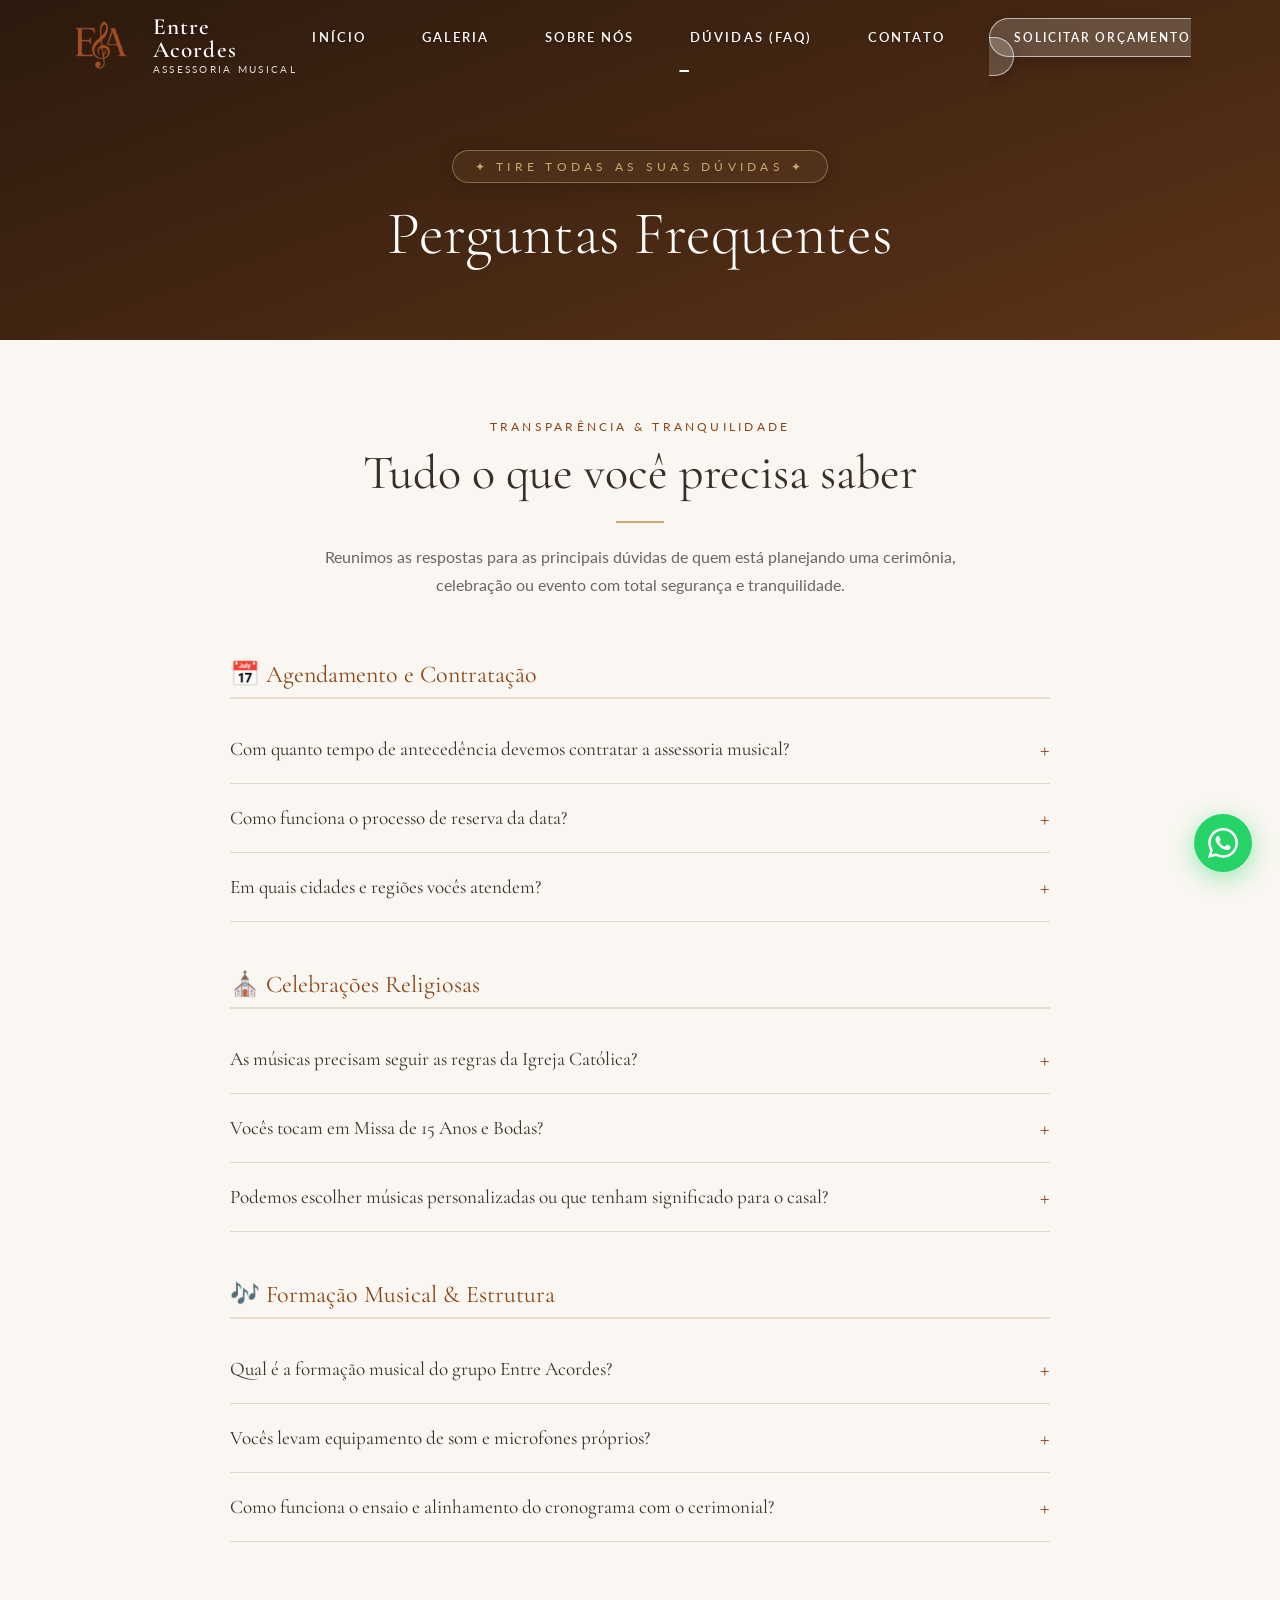
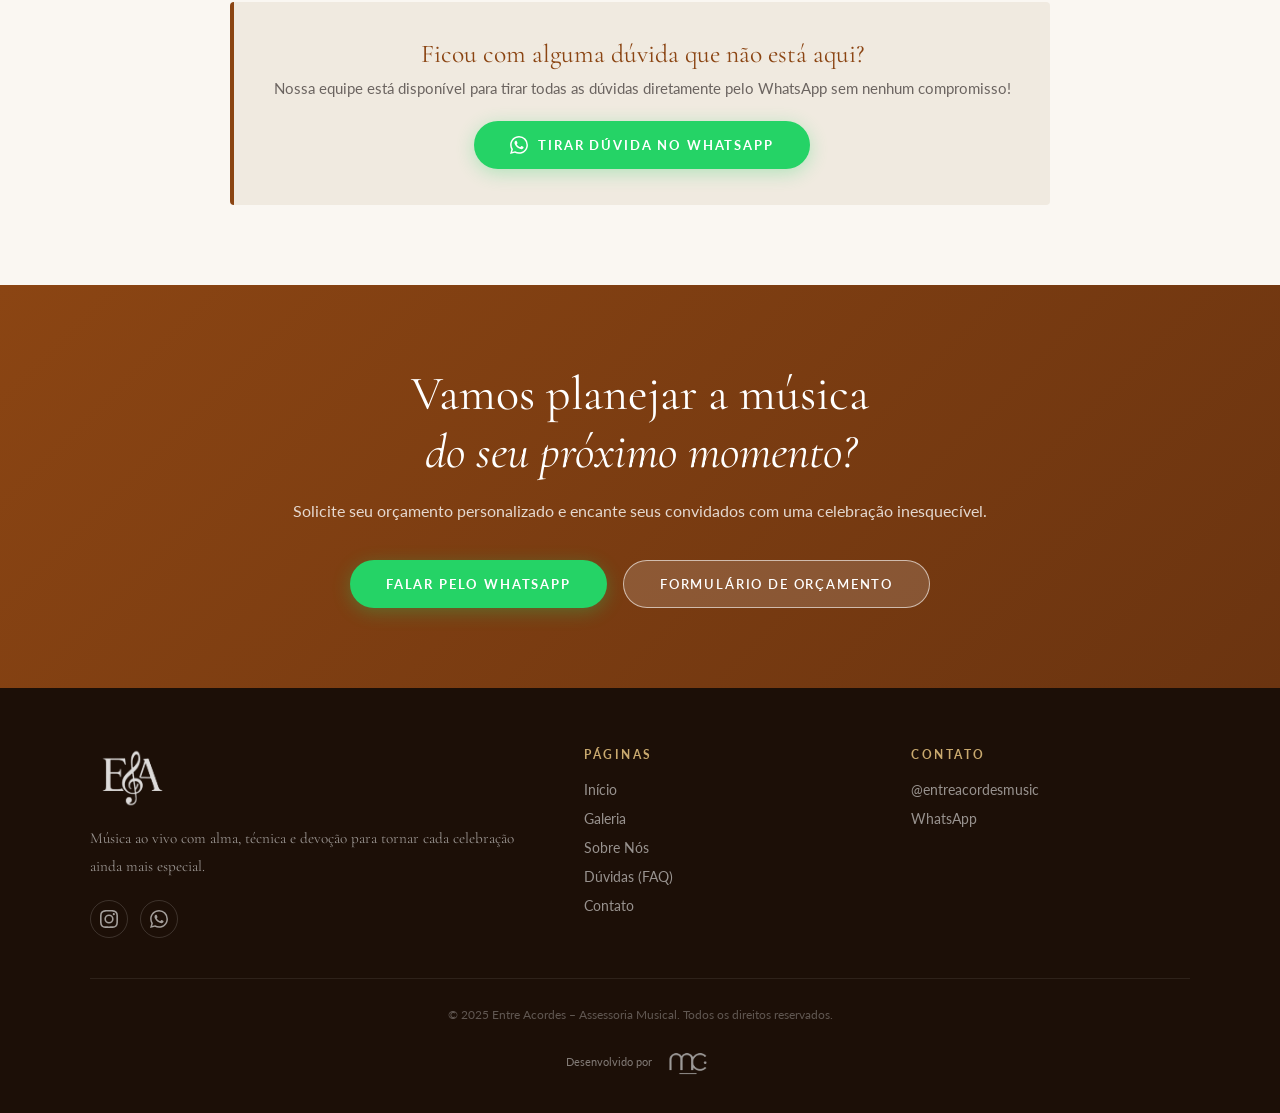
<file: faq.html>
<!DOCTYPE html>
<html lang="pt-BR">
<head>
  <meta charset="UTF-8" />
  <meta name="viewport" content="width=device-width, initial-scale=1.0" />
  <title>Perguntas & Respostas (FAQ) – Entre Acordes Assessoria Musical</title>
  <meta name="description" content="Tire suas dúvidas sobre os serviços musicais da Entre Acordes para cerimônias, celebrações e eventos." />
  <link rel="stylesheet" href="style.css" />
  <link rel="icon" href="images/logo-oficial.png" />
</head>
<body>

<!-- ══ NAVBAR DINÂMICA ══ -->
<nav id="navbar">
  <a class="nav-logo" href="index.html">
    <img src="images/logo-oficial.png" alt="Entre Acordes logo" />
    <div class="nav-logo-text">
      <span class="nome">Entre Acordes</span>
      <span class="sub">Assessoria Musical</span>
    </div>
  </a>

  <button class="hamburger" id="hamburger" aria-label="Menu">
    <span></span><span></span><span></span>
  </button>

  <ul class="nav-links" id="nav-links">
    <li><a href="index.html">Início</a></li>
    <li><a href="index.html#galeria">Galeria</a></li>
    <li><a href="sobre.html">Sobre Nós</a></li>
    <li><a href="faq.html">Dúvidas (FAQ)</a></li>
    <li><a href="contato.html">Contato</a></li>
    <li><a href="contato.html" target="_blank" class="btn-orcamento">Solicitar Orçamento</a></li>
  </ul>
</nav>

<!-- ══ PAGE HERO ══ -->
<div class="page-hero">
  <span class="hero-tag">✦ Tire todas as suas dúvidas ✦</span>
  <h1>Perguntas Frequentes</h1>
</div>

<!-- ══ FAQ SECTION COMPLETA ══ -->
<section style="background:var(--marfim); padding: 80px 5%;">
  <div class="section-header">
    <span class="section-tag">Transparência & Tranquilidade</span>
    <h2>Tudo o que você precisa saber</h2>
    <div class="divider"></div>
    <p style="max-width: 650px; margin: 20px auto 0; font-size: 1rem; color: var(--cinza); line-height: 1.8;">
      Reunimos as respostas para as principais dúvidas de quem está planejando uma cerimônia, celebração ou evento com total segurança e tranquilidade.
    </p>
  </div>

  <div style="max-width: 820px; margin: 0 auto;">
    
    <!-- Categoria: Contratação e Prazos -->
    <h3 style="font-size: 1.5rem; color: var(--cobre); margin: 36px 0 16px; border-bottom: 2px solid rgba(139, 69, 19, 0.15); padding-bottom: 8px;">
      📅 Agendamento e Contratação
    </h3>

    <div class="faq-item">
      <button class="faq-pergunta" aria-expanded="false">
        Com quanto tempo de antecedência devemos contratar a assessoria musical?
        <span class="faq-icon">+</span>
      </button>
      <div class="faq-resposta">
        <p>Recomendamos garantir a data com antecedência, especialmente nos períodos mais concorridos. Contudo, havendo disponibilidade na nossa agenda, atendemos com carinho eventos com prazos menores.</p>
      </div>
    </div>

    <div class="faq-item">
      <button class="faq-pergunta" aria-expanded="false">
        Como funciona o processo de reserva da data?
        <span class="faq-icon">+</span>
      </button>
      <div class="faq-resposta">
        <p>A data fica reservada mediante a assinatura do contrato e o pagamento de uma entrada/sinal de garantia. Facilitamos o restante do valor com condições especiais e parcelamento até a semana do evento.</p>
      </div>
    </div>

    <div class="faq-item">
      <button class="faq-pergunta" aria-expanded="false">
        Em quais cidades e regiões vocês atendem?
        <span class="faq-icon">+</span>
      </button>
      <div class="faq-resposta">
        <p>Atendemos em toda a nossa região metropolitana e cidades vizinhas. Realizamos apresentações também em outras cidades e estados mediante taxa de deslocamento e logística combinada com antecedência.</p>
      </div>
    </div>

    <!-- Categoria: Repertório e Cerimônia Católica -->
    <h3 style="font-size: 1.5rem; color: var(--cobre); margin: 48px 0 16px; border-bottom: 2px solid rgba(139, 69, 19, 0.15); padding-bottom: 8px;">
    ⛪ Celebrações Religiosas
    </h3>

    <div class="faq-item">
      <button class="faq-pergunta" aria-expanded="false">
        As músicas precisam seguir as regras da Igreja Católica?
        <span class="faq-icon">+</span>
      </button>
      <div class="faq-resposta">
        <p>Sim! Temos experiência com cerimônias litúrgicas e celebrações católicas, além de conhecimento das diretrizes de paróquias e arquidioceses. Ajudamos a escolher canções que emocionem e estejam em conformidade com a liturgia da Igreja.</p>
      </div>
    </div>

    <div class="faq-item">
      <button class="faq-pergunta" aria-expanded="false">
        Vocês tocam em Missa de 15 Anos e Bodas?
        <span class="faq-icon">+</span>
      </button>
      <div class="faq-resposta">
        <p>Com certeza! Realizamos missas solenes de 15 anos, bodas de prata e ouro, batizados, casamentos e celebrações em comunidades religiosas, sempre com arranjos personalizados e muito carinho.</p>
      </div>
    </div>

    <div class="faq-item">
      <button class="faq-pergunta" aria-expanded="false">
        Podemos escolher músicas personalizadas ou que tenham significado para o casal?
        <span class="faq-icon">+</span>
      </button>
      <div class="faq-resposta">
        <p>Sim! Preparamos arranjos personalizados para músicas que tenham significado e indicamos os momentos ideais para cada estilo de celebração.</p>
      </div>
    </div>

    <!-- Categoria: Formação e Equipamento -->
    <h3 style="font-size: 1.5rem; color: var(--cobre); margin: 48px 0 16px; border-bottom: 2px solid rgba(139, 69, 19, 0.15); padding-bottom: 8px;">
      🎶 Formação Musical & Estrutura
    </h3>

    <div class="faq-item">
      <button class="faq-pergunta" aria-expanded="false">
        Qual é a formação musical do grupo Entre Acordes?
        <span class="faq-icon">+</span>
      </button>
      <div class="faq-resposta">
        <p>Nossa formação base é um trio acústico composto por <strong>Cantora (Voz), Violonista e Tecladista</strong>. Essa combinação proporciona harmonia rica, leveza acústica e muita expressividade vocal.</p>
      </div>
    </div>

    <div class="faq-item">
      <button class="faq-pergunta" aria-expanded="false">
        Vocês levam equipamento de som e microfones próprios?
        <span class="faq-icon">+</span>
      </button>
      <div class="faq-resposta">
        <p>Sim! Possuímos toda a aparelhagem de sonorização necessária para os instrumentos e vozes com som limpo e cristalino, além de podermos nos integrar com a estrutura de som do próprio templo ou cerimonial.</p>
      </div>
    </div>

    <div class="faq-item">
      <button class="faq-pergunta" aria-expanded="false">
        Como funciona o ensaio e alinhamento do cronograma com o cerimonial?
        <span class="faq-icon">+</span>
      </button>
      <div class="faq-resposta">
        <p>Chegamos ao local com cerca de 1 hora a 1 hora e 30 minutos de antecedência para a montagem técnica, a passagem de som e o alinhamento dos detalhes com a equipe de cerimonial e o sacerdote ou ministro, garantindo que tudo aconteça em perfeita sintonia.</p>
      </div>
    </div>

  </div>

  <!-- Box de contato direto se ainda houver dúvidas -->
  <div style="max-width: 820px; margin: 60px auto 0; background: var(--creme); border-left: 4px solid var(--cobre); padding: 36px 30px; border-radius: 4px; text-align: center;">
    <h3 style="font-size: 1.6rem; color: var(--cobre); margin-bottom: 10px;">Ficou com alguma dúvida que não está aqui?</h3>
    <p style="font-size: 0.95rem; color: var(--cinza); margin-bottom: 24px;">
      Nossa equipe está disponível para tirar todas as dúvidas diretamente pelo WhatsApp sem nenhum compromisso!
    </p>
    <a href="https://wa.me/WHATSAPP_PRIMARY?text=Olá!%20Estou%20com%20uma%20dúvida%20sobre%20a%20assessoria%20musical." target="_blank" class="btn-wpp" style="margin: 0 auto;">
      <svg xmlns="http://www.w3.org/2000/svg" viewBox="0 0 24 24" fill="white" width="18" height="18">
        <path d="M17.472 14.382c-.297-.149-1.758-.867-2.03-.967-.273-.099-.471-.148-.67.15-.197.297-.767.966-.94 1.164-.173.199-.347.223-.644.075-.297-.15-1.255-.463-2.39-1.475-.883-.788-1.48-1.761-1.653-2.059-.173-.297-.018-.458.13-.606.134-.133.298-.347.446-.52.149-.174.198-.298.298-.497.099-.198.05-.371-.025-.52-.075-.149-.669-1.612-.916-2.207-.242-.579-.487-.5-.669-.51-.173-.008-.371-.01-.57-.01-.198 0-.52.074-.792.372-.272.297-1.04 1.016-1.04 2.479 0 1.462 1.065 2.875 1.213 3.074.149.198 2.096 3.2 5.077 4.487.709.306 1.262.489 1.694.625.712.227 1.36.195 1.871.118.571-.085 1.758-.719 2.006-1.413.248-.694.248-1.289.173-1.413-.074-.124-.272-.198-.57-.347m-5.421 7.403h-.004a9.87 9.87 0 01-5.031-1.378l-.361-.214-3.741.982.998-3.648-.235-.374a9.86 9.86 0 01-1.51-5.26c.001-5.45 4.436-9.884 9.888-9.884 2.64 0 5.122 1.03 6.988 2.898a9.825 9.825 0 012.893 6.994c-.003 5.45-4.437 9.884-9.885 9.884m8.413-18.297A11.815 11.815 0 0012.05 0C5.495 0 .16 5.335.157 11.892c0 2.096.547 4.142 1.588 5.945L.057 24l6.305-1.654a11.882 11.882 0 005.683 1.448h.005c6.554 0 11.89-5.335 11.893-11.893a11.821 11.821 0 00-3.48-8.413Z"/>
      </svg>
      Tirar Dúvida no WhatsApp
    </a>
  </div>

</section>

<!-- ══ CTA ══ -->
<section class="cta-banner">
  <h2>Vamos planejar a música<br /><em style="font-style:italic;">do seu próximo momento?</em></h2>
  <p>Solicite seu orçamento personalizado e encante seus convidados com uma celebração inesquecível.</p>
  <div class="cta-btns">
    <a href="https://wa.me/WHATSAPP_PRIMARY?text=Olá!%20Gostaria%20de%20solicitar%20um%20orçamento%20para%20o%20meu%20evento." target="_blank" class="btn-wpp">
      Falar pelo WhatsApp
    </a>
    <a href="contato.html" class="btn-light">Formulário de Orçamento</a>
  </div>
</section>

<!-- ══ FOOTER ══ -->
<footer>
  <div class="footer-inner">
    <div class="footer-brand">
      <img src="images/logo-branca.png" alt="Entre Acordes" />
      <p>Música ao vivo com alma, técnica e devoção para tornar cada celebração ainda mais especial.</p>
      <div class="footer-social" style="margin-top:20px;">
        <a href="https://www.instagram.com/entreacordesmusic" target="_blank" title="Instagram">
          <svg xmlns="http://www.w3.org/2000/svg" width="18" height="18" viewBox="0 0 24 24" fill="currentColor">
            <path d="M12 2.163c3.204 0 3.584.012 4.85.07 3.252.148 4.771 1.691 4.919 4.919.058 1.265.069 1.645.069 4.849 0 3.205-.012 3.584-.069 4.849-.149 3.225-1.664 4.771-4.919 4.919-1.266.058-1.644.07-4.85.07-3.204 0-3.584-.012-4.849-.07-3.26-.149-4.771-1.699-4.919-4.92-.058-1.265-.07-1.644-.07-4.849 0-3.204.013-3.583.07-4.849.149-3.227 1.664-4.771 4.919-4.919 1.266-.057 1.645-.069 4.849-.069zM12 0C8.741 0 8.333.014 7.053.072 2.695.272.273 2.69.073 7.052.014 8.333 0 8.741 0 12c0 3.259.014 3.668.072 4.948.2 4.358 2.618 6.78 6.98 6.98C8.333 23.986 8.741 24 12 24c3.259 0 3.668-.014 4.948-.072 4.354-.2 6.782-2.618 6.979-6.98.059-1.28.073-1.689.073-4.948 0-3.259-.014-3.667-.072-4.947-.196-4.354-2.617-6.78-6.979-6.98C15.668.014 15.259 0 12 0zm0 5.838a6.162 6.162 0 100 12.324 6.162 6.162 0 000-12.324zM12 16a4 4 0 110-8 4 4 0 010 8zm6.406-11.845a1.44 1.44 0 100 2.881 1.44 1.44 0 000-2.881z"/>
          </svg>
        </a>
        <a href="https://wa.me/WHATSAPP_PRIMARY?text=Ol%C3%A1!%20Gostaria%20de%20conhecer%20os%20servi%C3%A7os%20musicais%20da%20Entre%20Acordes." target="_blank" title="WhatsApp">
          <svg xmlns="http://www.w3.org/2000/svg" width="18" height="18" viewBox="0 0 24 24" fill="currentColor">
            <path d="M17.472 14.382c-.297-.149-1.758-.867-2.03-.967-.273-.099-.471-.148-.67.15-.197.297-.767.966-.94 1.164-.173.199-.347.223-.644.075-.297-.15-1.255-.463-2.39-1.475-.883-.788-1.48-1.761-1.653-2.059-.173-.297-.018-.458.13-.606.134-.133.298-.347.446-.52.149-.174.198-.298.298-.497.099-.198.05-.371-.025-.52-.075-.149-.669-1.612-.916-2.207-.242-.579-.487-.5-.669-.51-.173-.008-.371-.01-.57-.01-.198 0-.52.074-.792.372-.272.297-1.04 1.016-1.04 2.479 0 1.462 1.065 2.875 1.213 3.074.149.198 2.096 3.2 5.077 4.487.709.306 1.262.489 1.694.625.712.227 1.36.195 1.871.118.571-.085 1.758-.719 2.006-1.413.248-.694.248-1.289.173-1.413-.074-.124-.272-.198-.57-.347m-5.421 7.403h-.004a9.87 9.87 0 01-5.031-1.378l-.361-.214-3.741.982.998-3.648-.235-.374a9.86 9.86 0 01-1.51-5.26c.001-5.45 4.436-9.884 9.888-9.884 2.64 0 5.122 1.03 6.988 2.898a9.825 9.825 0 012.893 6.994c-.003 5.45-4.437 9.884-9.885 9.884m8.413-18.297A11.815 11.815 0 0012.05 0C5.495 0 .16 5.335.157 11.892c0 2.096.547 4.142 1.588 5.945L.057 24l6.305-1.654a11.882 11.882 0 005.683 1.448h.005c6.554 0 11.89-5.335 11.893-11.893a11.821 11.821 0 00-3.48-8.413Z"/>
          </svg>
        </a>
      </div>
    </div>
    <div class="footer-col">
      <h4>Páginas</h4>
      <ul>
        <li><a href="index.html">Início</a></li>
        <li><a href="index.html#galeria">Galeria</a></li>
        <li><a href="sobre.html">Sobre Nós</a></li>
        <li><a href="faq.html">Dúvidas (FAQ)</a></li>
        <li><a href="contato.html">Contato</a></li>
      </ul>
    </div>
    <div class="footer-col">
      <h4>Contato</h4>
      <ul>
        <li><a href="https://www.instagram.com/entreacordesmusic" target="_blank">@entreacordesmusic</a></li>
        <li><a href="https://wa.me/WHATSAPP_PRIMARY?text=Ol%C3%A1!%20Gostaria%20de%20conhecer%20os%20servi%C3%A7os%20musicais%20da%20Entre%20Acordes.">WhatsApp</a></li>
      </ul>
    </div>
  </div>
  <div class="footer-bottom">
    <p>© 2025 Entre Acordes – Assessoria Musical. Todos os direitos reservados.</p>
    <a class="developer-credit" href="https://mariaclaramonteiro.com.br/" target="_blank" rel="noopener noreferrer" aria-label="Desenvolvido por Maria Clara Monteiro">
      <span>Desenvolvido por</span>
      <img src="images/desenvolvido-por-mc.png" alt="Maria Clara Monteiro" />
    </a>
  </div>
</footer>

<!-- ══ BOTÃO WPP FLUTUANTE ══ -->
<a href="https://wa.me/WHATSAPP_PRIMARY?text=Ol%C3%A1!%20Gostaria%20de%20solicitar%20um%20or%C3%A7amento%20para%20uma%20celebra%C3%A7%C3%A3o%20ou%20evento." target="_blank" class="wpp-float" title="Falar pelo WhatsApp">
  <svg xmlns="http://www.w3.org/2000/svg" viewBox="0 0 24 24">
    <path d="M17.472 14.382c-.297-.149-1.758-.867-2.03-.967-.273-.099-.471-.148-.67.15-.197.297-.767.966-.94 1.164-.173.199-.347.223-.644.075-.297-.15-1.255-.463-2.39-1.475-.883-.788-1.48-1.761-1.653-2.059-.173-.297-.018-.458.13-.606.134-.133.298-.347.446-.52.149-.174.198-.298.298-.497.099-.198.05-.371-.025-.52-.075-.149-.669-1.612-.916-2.207-.242-.579-.487-.5-.669-.51-.173-.008-.371-.01-.57-.01-.198 0-.52.074-.792.372-.272.297-1.04 1.016-1.04 2.479 0 1.462 1.065 2.875 1.213 3.074.149.198 2.096 3.2 5.077 4.487.709.306 1.262.489 1.694.625.712.227 1.36.195 1.871.118.571-.085 1.758-.719 2.006-1.413.248-.694.248-1.289.173-1.413-.074-.124-.272-.198-.57-.347m-5.421 7.403h-.004a9.87 9.87 0 01-5.031-1.378l-.361-.214-3.741.982.998-3.648-.235-.374a9.86 9.86 0 01-1.51-5.26c.001-5.45 4.436-9.884 9.888-9.884 2.64 0 5.122 1.03 6.988 2.898a9.825 9.825 0 012.893 6.994c-.003 5.45-4.437 9.884-9.885 9.884m8.413-18.297A11.815 11.815 0 0012.05 0C5.495 0 .16 5.335.157 11.892c0 2.096.547 4.142 1.588 5.945L.057 24l6.305-1.654a11.882 11.882 0 005.683 1.448h.005c6.554 0 11.89-5.335 11.893-11.893a11.821 11.821 0 00-3.48-8.413Z"/>
  </svg>
</a>

<script src="whatsapp.js"></script>
<script src="main.js"></script>
</body>
</html>
</file>
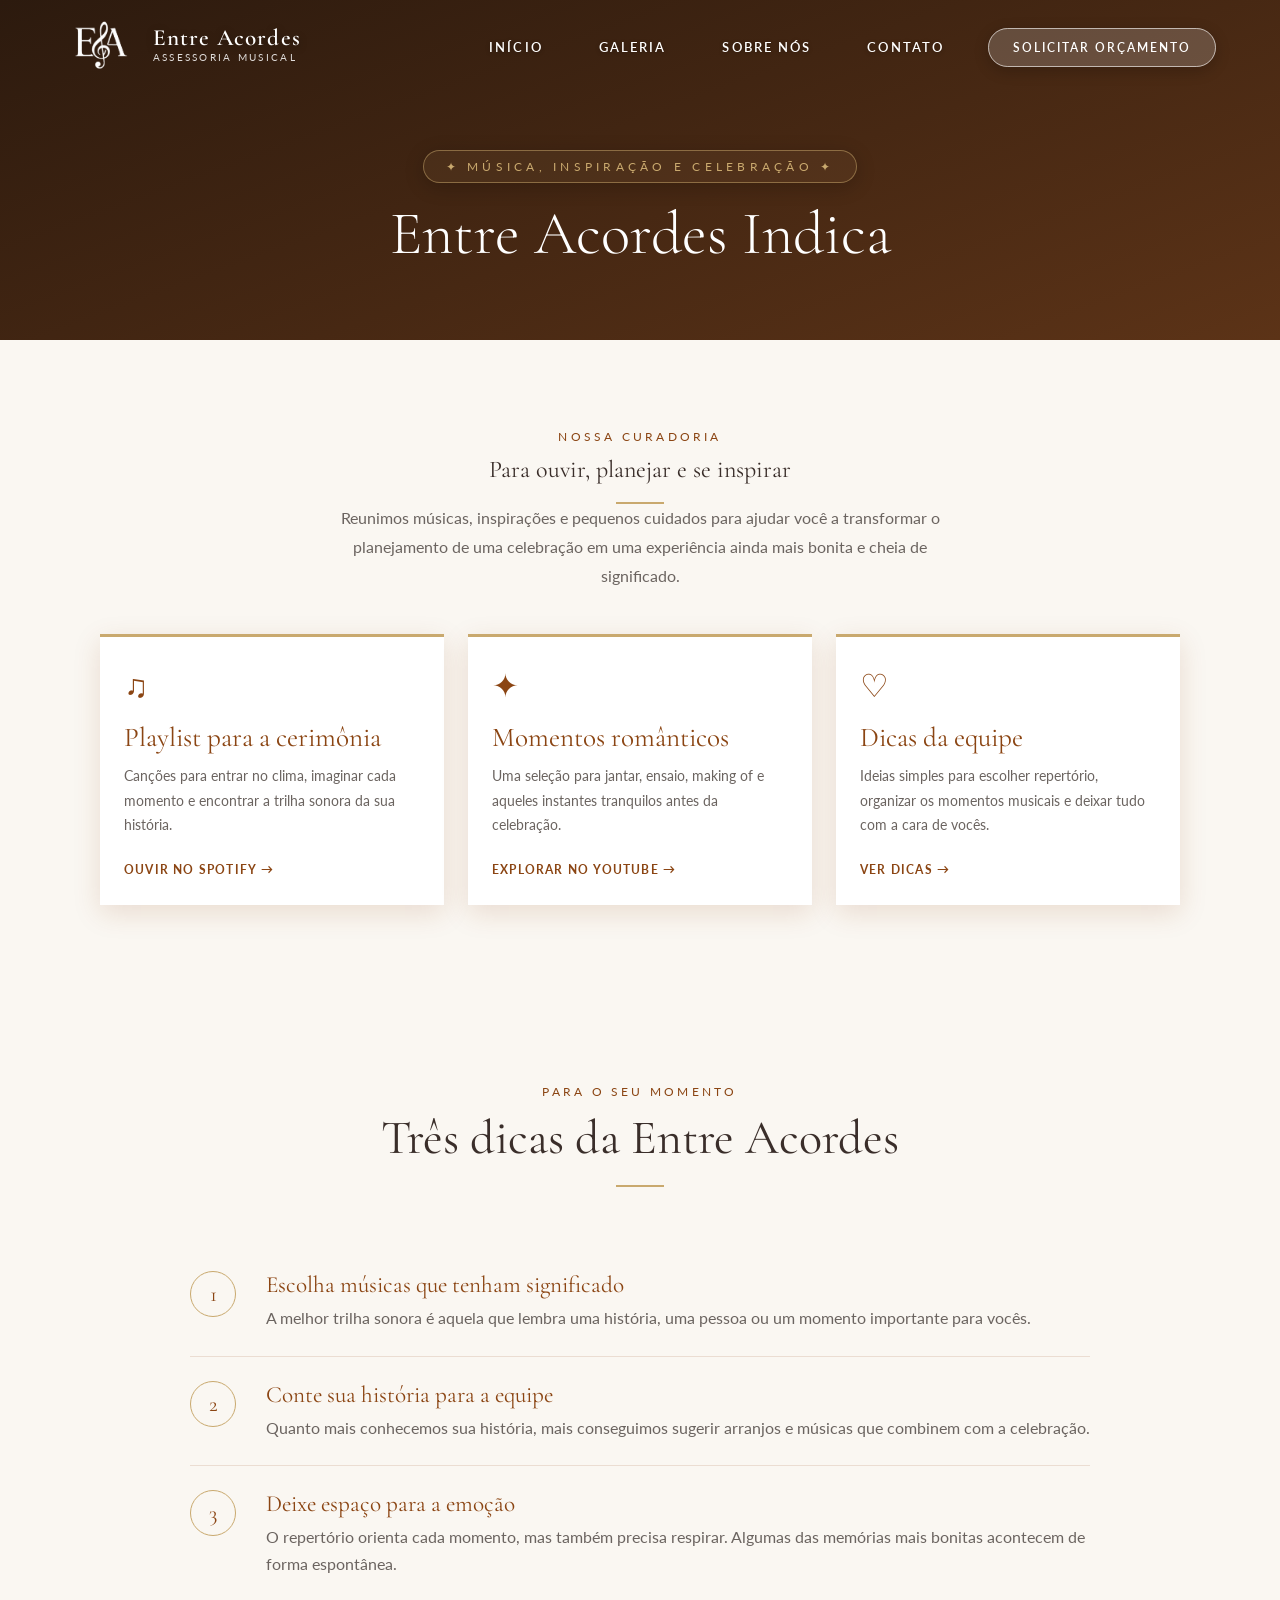
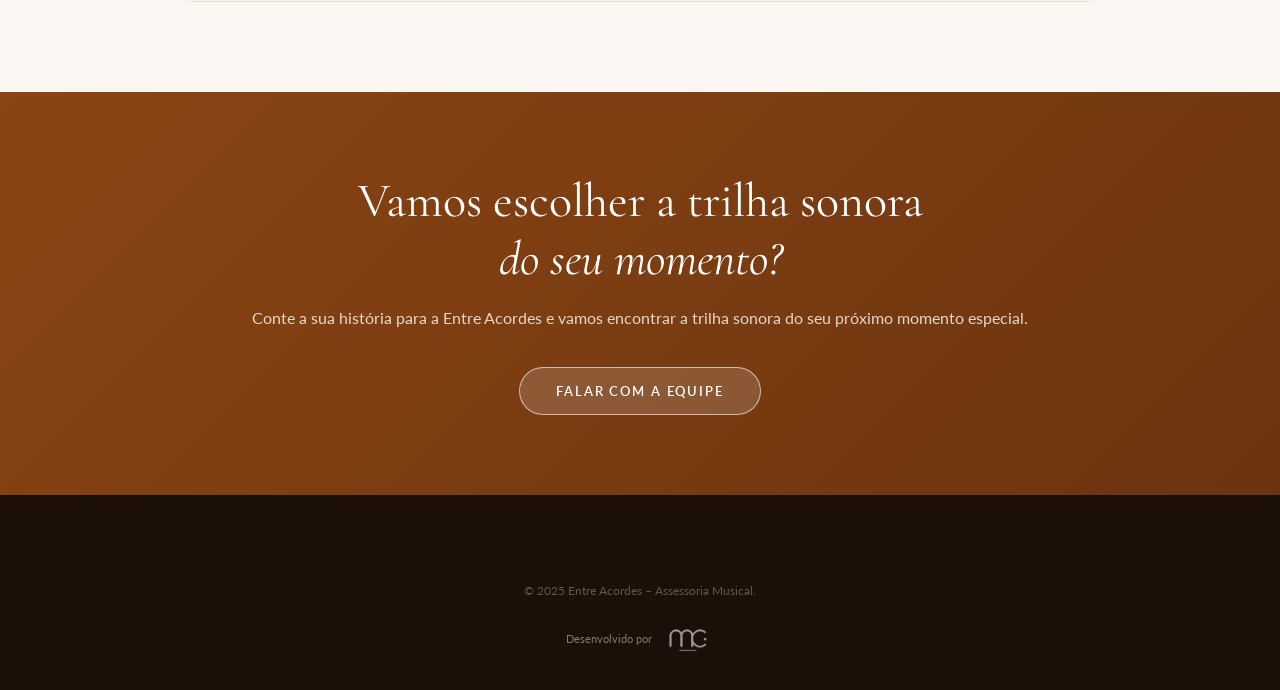
<file: indica.html>
<!DOCTYPE html>
<html lang="pt-BR">
<head>
  <meta charset="UTF-8" />
  <meta name="viewport" content="width=device-width, initial-scale=1.0" />
  <title>Entre Acordes Indica</title>
  <meta name="description" content="Playlists, músicas e dicas da Entre Acordes para deixar seus momentos especiais ainda mais bonitos." />
  <link rel="stylesheet" href="style.css" />
  <link rel="icon" href="images/logo-symbol.png" />
</head>
<body class="indica-page">
  <nav id="navbar">
    <a class="nav-logo" href="index.html">
      <img src="images/logo-branca.png" alt="Entre Acordes logo" class="logo-light" />
      <img src="images/logo-oficial.png" alt="Entre Acordes logo" class="logo-dark" />
      <div class="nav-logo-text">
        <span class="nome">Entre Acordes</span>
        <span class="sub">Assessoria Musical</span>
      </div>
    </a>
    <button class="hamburger" id="hamburger" aria-label="Menu">
      <span></span><span></span><span></span>
    </button>
    <ul class="nav-links" id="nav-links">
      <li><a href="index.html">Início</a></li>
      <li><a href="index.html#galeria">Galeria</a></li>
      <li><a href="sobre.html">Sobre Nós</a></li>
      <li><a href="contato.html">Contato</a></li>
      <li><a href="contato.html" target="_blank" class="btn-orcamento">Solicitar Orçamento</a></li>
    </ul>
  </nav>

  <div class="page-hero">
    <span class="hero-tag">✦ Música, inspiração e celebração ✦</span>
    <h1>Entre Acordes Indica</h1>
  </div>

  <main>
    <section>
      <div class="indica-intro">
        <span class="section-tag">Nossa curadoria</span>
        <h2>Para ouvir, planejar e se inspirar</h2>
        <div class="divider"></div>
        <p>Reunimos músicas, inspirações e pequenos cuidados para ajudar você a transformar o planejamento de uma celebração em uma experiência ainda mais bonita e cheia de significado.</p>
      </div>

      <div class="indica-grid">
        <article class="indica-card">
          <div class="indica-card-icon">♫</div>
          <h3>Playlist para a cerimônia</h3>
          <p>Canções para entrar no clima, imaginar cada momento e encontrar a trilha sonora da sua história.</p>
          <a class="indica-card-link" href="https://open.spotify.com/playlist/1MPena7bsqqUc3rndra0yk?si=4cb54ded9e8849b4" target="_blank" rel="noopener noreferrer">Ouvir no Spotify →</a>
        </article>
        <article class="indica-card">
          <div class="indica-card-icon">✦</div>
          <h3>Momentos românticos</h3>
          <p>Uma seleção para jantar, ensaio, making of e aqueles instantes tranquilos antes da celebração.</p>
          <a class="indica-card-link" href="https://www.youtube.com/results?search_query=playlist+m%C3%BAsicas+para+celebra%C3%A7%C3%A3o" target="_blank" rel="noopener noreferrer">Explorar no YouTube →</a>
        </article>
        <article class="indica-card">
          <div class="indica-card-icon">♡</div>
          <h3>Dicas da equipe</h3>
          <p>Ideias simples para escolher repertório, organizar os momentos musicais e deixar tudo com a cara de vocês.</p>
          <a class="indica-card-link" href="#dicas">Ver dicas →</a>
        </article>
      </div>
    </section>

    <section id="dicas">
      <div class="section-header">
        <span class="section-tag">Para o seu momento</span>
        <h2>Três dicas da Entre Acordes</h2>
        <div class="divider"></div>
      </div>
      <div class="indica-tips">
        <article class="indica-tip">
          <span class="indica-tip-number">1</span>
          <div>
            <h3>Escolha músicas que tenham significado</h3>
            <p>A melhor trilha sonora é aquela que lembra uma história, uma pessoa ou um momento importante para vocês.</p>
          </div>
        </article>
        <article class="indica-tip">
          <span class="indica-tip-number">2</span>
          <div>
            <h3>Conte sua história para a equipe</h3>
            <p>Quanto mais conhecemos sua história, mais conseguimos sugerir arranjos e músicas que combinem com a celebração.</p>
          </div>
        </article>
        <article class="indica-tip">
          <span class="indica-tip-number">3</span>
          <div>
            <h3>Deixe espaço para a emoção</h3>
            <p>O repertório orienta cada momento, mas também precisa respirar. Algumas das memórias mais bonitas acontecem de forma espontânea.</p>
          </div>
        </article>
      </div>
    </section>
  </main>

  <section class="cta-banner">
    <h2>Vamos escolher a trilha sonora<br /><em>do seu momento?</em></h2>
    <p>Conte a sua história para a Entre Acordes e vamos encontrar a trilha sonora do seu próximo momento especial.</p>
    <div class="cta-btns">
      <a href="contato.html" class="btn-light">Falar com a equipe</a>
    </div>
  </section>

  <footer>
    <div class="footer-bottom">
      <p>© 2025 Entre Acordes – Assessoria Musical.</p>
      <a class="developer-credit" href="https://mariaclaramonteiro.com.br/" target="_blank" rel="noopener noreferrer" aria-label="Desenvolvido por Maria Clara Monteiro">
        <span>Desenvolvido por</span>
        <img src="images/desenvolvido-por-mc.png" alt="Maria Clara Monteiro" />
      </a>
    </div>
  </footer>

  <script src="whatsapp.js"></script>
  <script src="main.js"></script>
</body>
</html>
</file>
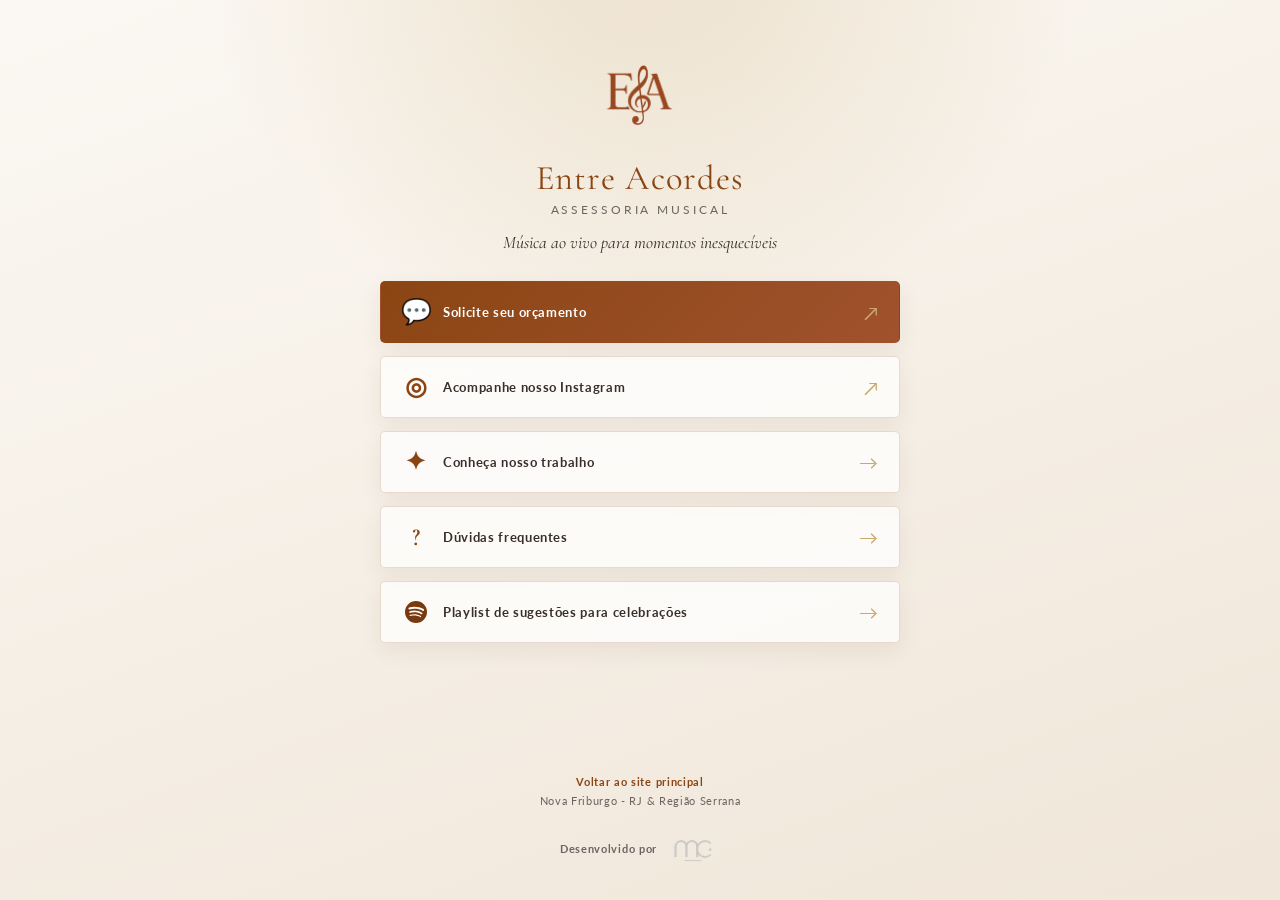
<file: links.html>
<!DOCTYPE html>
<html lang="pt-BR">
<head>
  <meta charset="UTF-8" />
  <meta name="viewport" content="width=device-width, initial-scale=1.0" />
  <title>Entre Acordes | Links</title>
  <meta name="description" content="Encontre todos os links da Entre Acordes: música ao vivo para cerimônias, celebrações e eventos em Nova Friburgo e Região Serrana." />
  <meta name="robots" content="noindex, nofollow" />
  <link rel="stylesheet" href="style.css" />
  <link rel="icon" href="images/logo-symbol.png" />
</head>
<body class="links-page">
  <main class="links-main">
    <header class="links-header">
      <a href="index.html" aria-label="Voltar para o site Entre Acordes">
        <img src="images/logo-oficial.png" alt="Entre Acordes" class="links-logo" />
      </a>
      <h1>Entre Acordes</h1>
      <p>Assessoria Musical</p>
      <span class="links-location">Música ao vivo para momentos inesquecíveis</span>
    </header>

    <nav class="links-list" aria-label="Links principais">
      <a href="contato.html" target="_blank" rel="noopener noreferrer" class="link-card link-card-primary">
        <span class="link-card-icon" aria-hidden="true">💬</span>
        <span>Solicite seu orçamento</span>
        <span class="link-card-arrow" aria-hidden="true">↗</span>
      </a>
      <a href="https://www.instagram.com/entreacordesmusic" target="_blank" rel="noopener noreferrer" class="link-card">
        <span class="link-card-icon" aria-hidden="true">◎</span>
        <span>Acompanhe nosso Instagram</span>
        <span class="link-card-arrow" aria-hidden="true">↗</span>
      </a>
      <a href="index.html#galeria" class="link-card">
        <span class="link-card-icon" aria-hidden="true">✦</span>
        <span>Conheça nosso trabalho</span>
        <span class="link-card-arrow" aria-hidden="true">→</span>
      </a>
      <a href="faq.html" class="link-card">
        <span class="link-card-icon" aria-hidden="true">?</span>
        <span>Dúvidas frequentes</span>
        <span class="link-card-arrow" aria-hidden="true">→</span>
      </a>
      <a href="https://open.spotify.com/playlist/1MPena7bsqqUc3rndra0yk?si=4cb54ded9e8849b4" target="_blank" rel="noopener noreferrer" class="link-card">
        <span class="link-card-icon link-card-icon-spotify" aria-hidden="true">
          <img src="images/icons/spotify.svg" alt="" />
        </span>
        <span>Playlist de sugestões para celebrações</span>
        <span class="link-card-arrow" aria-hidden="true">→</span>
      </a>
    </nav>

    <footer class="links-footer">
      <a href="index.html">Voltar ao site principal</a>
      <span>Nova Friburgo - RJ & Região Serrana</span>
      <a class="developer-credit" href="https://mariaclaramonteiro.com.br/" target="_blank" rel="noopener noreferrer" aria-label="Desenvolvido por Maria Clara Monteiro">
        <span>Desenvolvido por</span>
        <img src="images/desenvolvido-por-mc.png" alt="Maria Clara Monteiro" />
      </a>
    </footer>
  </main>
  <script src="whatsapp.js"></script>
</body>
</html>
</file>
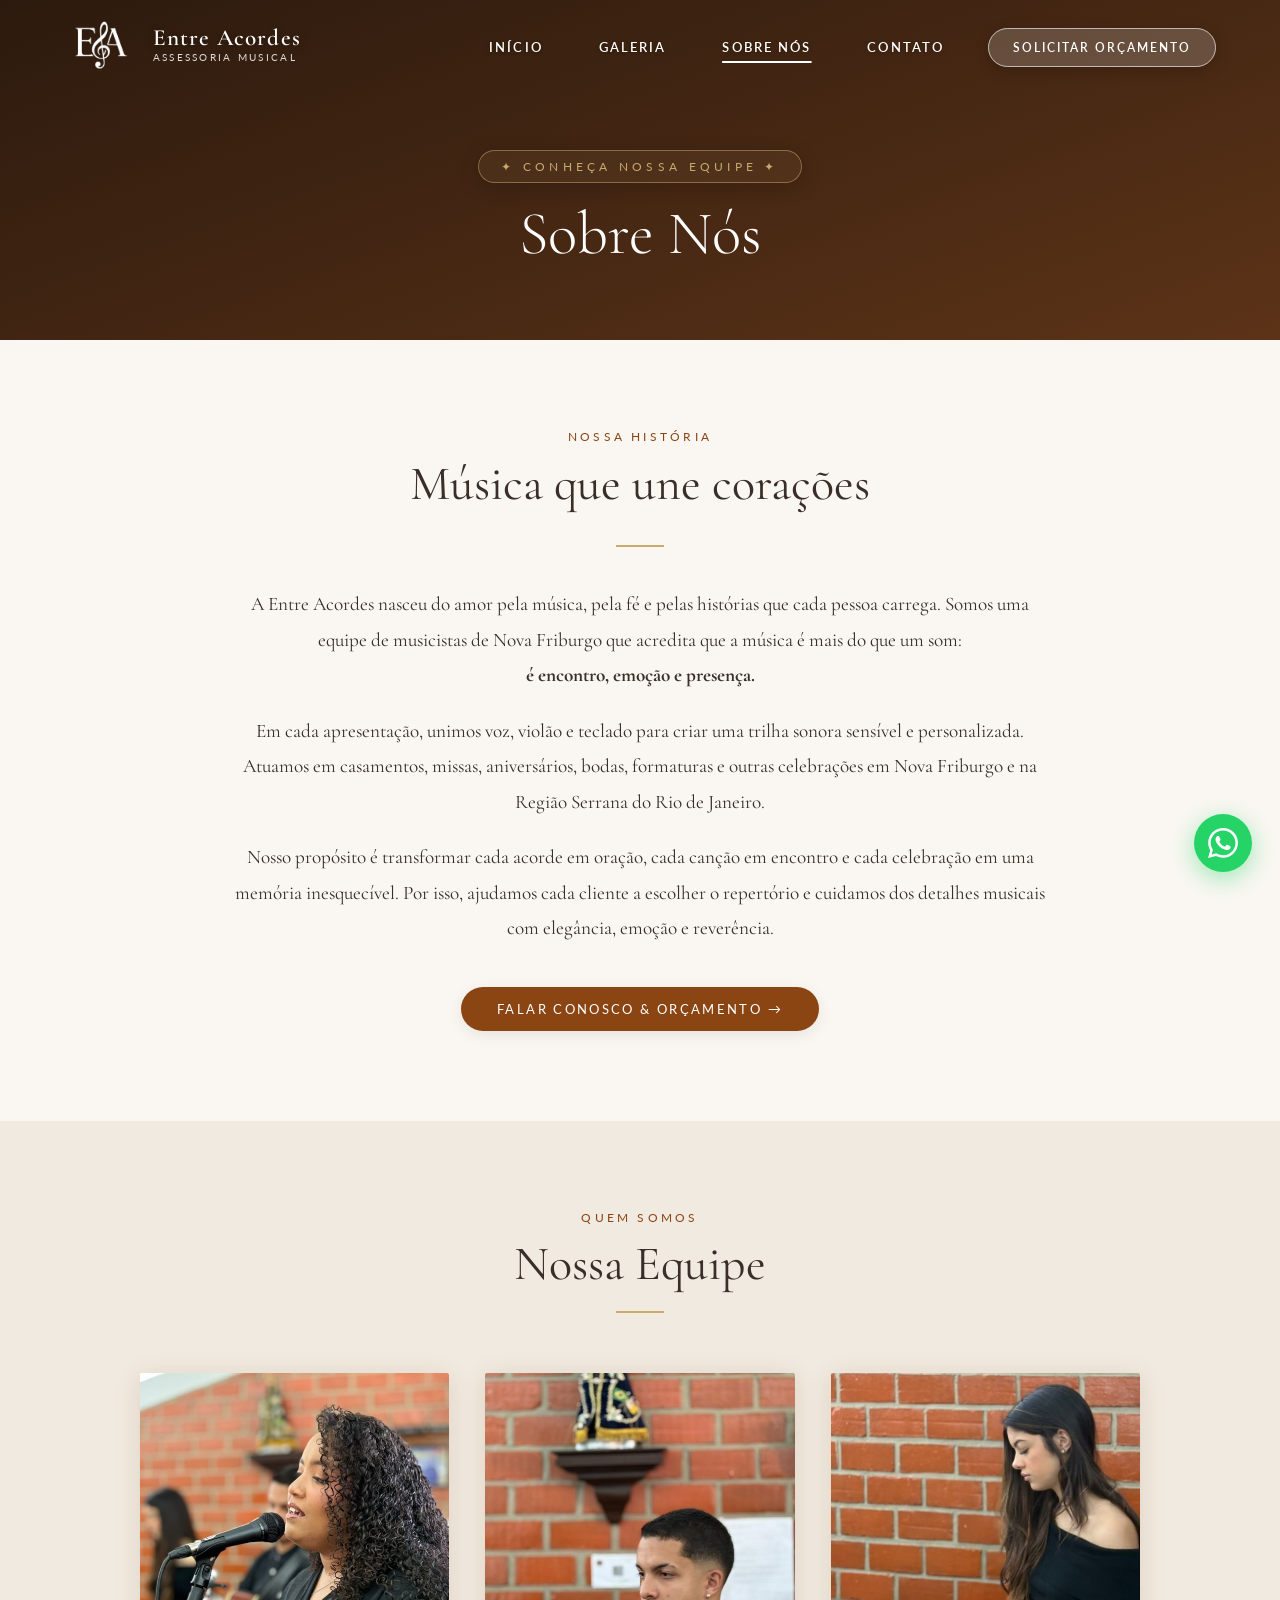
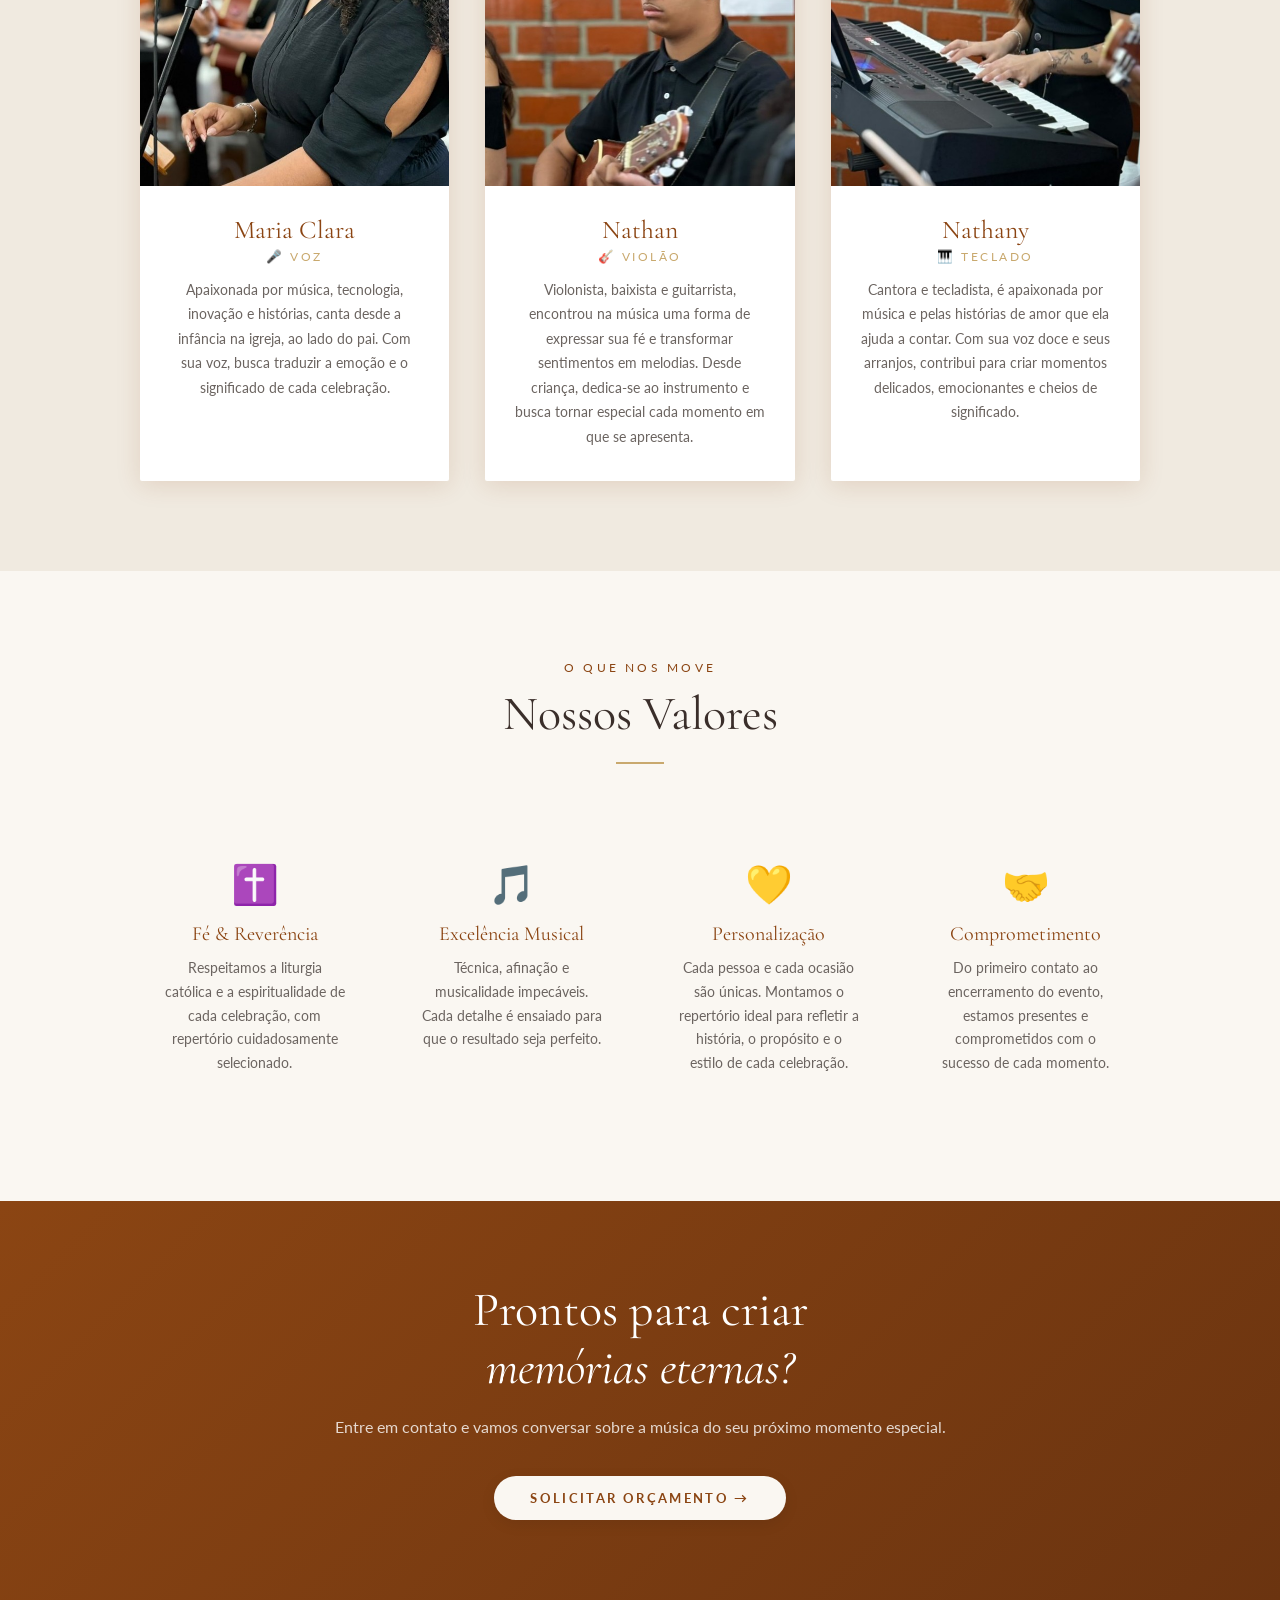
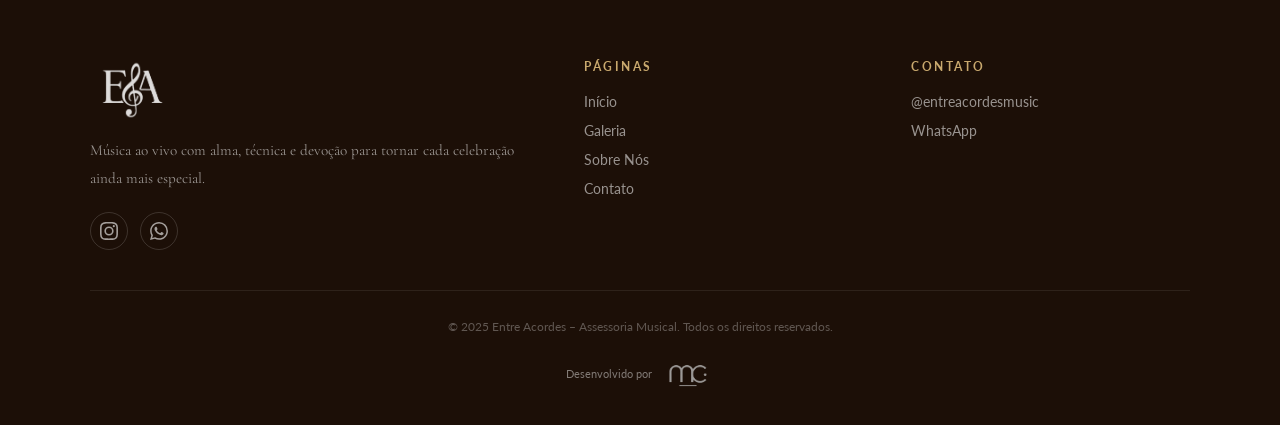
<file: sobre.html>
<!DOCTYPE html>
<html lang="pt-BR">
<head>
  <meta charset="UTF-8" />
  <meta name="viewport" content="width=device-width, initial-scale=1.0" />
  <title>Sobre Nós – Entre Acordes Assessoria Musical</title>
  <meta name="description" content="Conheça a equipe da Entre Acordes: musicistas de Nova Friburgo que unem voz, violão e teclado em celebrações, eventos e momentos especiais." />
  <link rel="stylesheet" href="style.css" />
  <link rel="icon" href="images/logo-symbol.png" />
</head>
<body>

<!-- ══ NAVBAR ══ -->
<nav id="navbar">
  <a class="nav-logo" href="index.html">
    <img src="images/logo-branca.png" alt="Entre Acordes logo" class="logo-light" />
    <img src="images/logo-oficial.png" alt="Entre Acordes logo" class="logo-dark" />
    <div class="nav-logo-text">
      <span class="nome">Entre Acordes</span>
      <span class="sub">Assessoria Musical</span>
    </div>
  </a>

  <button class="hamburger" id="hamburger" aria-label="Menu">
    <span></span><span></span><span></span>
  </button>

  <ul class="nav-links" id="nav-links">
    <li><a href="index.html">Início</a></li>
    <li><a href="index.html#galeria">Galeria</a></li>
    <li><a href="sobre.html">Sobre Nós</a></li>
    <li><a href="contato.html">Contato</a></li>
    <li><a href="https://wa.me/WHATSAPP_PRIMARY?text=Olá!%20Gostaria%20de%20solicitar%20um%20orçamento%20para%20o%20meu%20evento." target="_blank" class="btn-orcamento">Solicitar Orçamento</a></li>
  </ul>
</nav>

<!-- ══ PAGE HERO ══ -->
<div class="page-hero">
  <span class="hero-tag">✦ Conheça nossa equipe ✦</span>
  <h1>Sobre Nós</h1>
</div>

<!-- ══ NOSSA HISTÓRIA ══ -->
<section>
  <div class="nossa-historia">
    <span class="section-tag" style="display:block;text-align:center;margin-bottom:12px;">Nossa história</span>
    <h2 style="font-family:'Cormorant Garamond',serif;font-size:clamp(2rem,4vw,3rem);text-align:center;margin-bottom:32px;">Música que une corações</h2>
    <div class="divider" style="margin-bottom:40px;"></div>
    <p>
      A Entre Acordes nasceu do amor pela música, pela fé e pelas histórias que cada pessoa carrega. Somos uma equipe de musicistas de Nova Friburgo que acredita que a música é mais do que um som: <br><strong>é encontro, emoção e presença.</strong>
    </p>
    <p>
      Em cada apresentação, unimos voz, violão e teclado para criar uma trilha sonora sensível e personalizada. Atuamos em casamentos, missas, aniversários, bodas, formaturas e outras celebrações em Nova Friburgo e na Região Serrana do Rio de Janeiro.
    </p>
    <p>
      Nosso propósito é transformar cada acorde em oração, cada canção em encontro e cada celebração em uma memória inesquecível. Por isso, ajudamos cada cliente a escolher o repertório e cuidamos dos detalhes musicais com elegância, emoção e reverência.
    </p>
    <div style="text-align:center;margin-top:40px;">
      <a href="contato.html" class="btn btn-primary">Falar Conosco & Orçamento →</a>
    </div>
  </div>
</section>

<!-- ══ NOSSO TIME ══ -->
<section class="time">
  <div class="section-header">
    <span class="section-tag">Quem somos</span>
    <h2>Nossa Equipe</h2>
    <div class="divider"></div>
  </div>

  <div class="time-grid">

    <!-- MEMBRO 1 – CANTORA -->
    <div class="membro-card">
      <img src="images/maria-clara-cantora.jpeg" alt="Maria Clara, cantora da Entre Acordes" class="membro-foto" />
      <div class="membro-info">
        <h3>Maria Clara</h3>
        <span class="membro-instrumento">🎤 Voz</span>
        <p>
          Apaixonada por música, tecnologia, inovação e histórias, canta desde a infância na igreja, ao lado do pai. Com sua voz, busca traduzir a emoção e o significado de cada celebração.
        </p>
      </div>
    </div>

    <!-- MEMBRO 2 – VIOLONISTA -->
    <div class="membro-card">
      <img src="images/nathan-violonista.jpeg" alt="Nathan, violonista da Entre Acordes" class="membro-foto" />
      <div class="membro-info">
        <h3>Nathan</h3>
        <span class="membro-instrumento">🎸 Violão</span>
        <p>
          Violonista, baixista e guitarrista, encontrou na música uma forma de expressar sua fé e transformar sentimentos em melodias. Desde criança, dedica-se ao instrumento e busca tornar especial cada momento em que se apresenta.
        </p>
      </div>
    </div>

    <!-- MEMBRO 3 – TECLADISTA -->
    <div class="membro-card">
      <img src="images/nathany-tecladista.jpeg" alt="Nathany, tecladista da Entre Acordes" class="membro-foto" />
      <div class="membro-info">
        <h3>Nathany</h3>
        <span class="membro-instrumento">🎹 Teclado</span>
        <p>
          Cantora e tecladista, é apaixonada por música e pelas histórias de amor que ela ajuda a contar. Com sua voz doce e seus arranjos, contribui para criar momentos delicados, emocionantes e cheios de significado.
        </p>
      </div>
    </div>

  </div>
</section>

<!-- ══ NOSSOS VALORES ══ -->
<section>
  <div class="section-header">
    <span class="section-tag">O que nos move</span>
    <h2>Nossos Valores</h2>
    <div class="divider"></div>
  </div>
  <div class="valores-grid">
    <div class="valor-item">
      <div class="valor-icon">✝️</div>
      <h3>Fé & Reverência</h3>
      <p>Respeitamos a liturgia católica e a espiritualidade de cada celebração, com repertório cuidadosamente selecionado.</p>
    </div>
    <div class="valor-item">
      <div class="valor-icon">🎵</div>
      <h3>Excelência Musical</h3>
      <p>Técnica, afinação e musicalidade impecáveis. Cada detalhe é ensaiado para que o resultado seja perfeito.</p>
    </div>
    <div class="valor-item">
      <div class="valor-icon">💛</div>
      <h3>Personalização</h3>
      <p>Cada pessoa e cada ocasião são únicas. Montamos o repertório ideal para refletir a história, o propósito e o estilo de cada celebração.</p>
    </div>
    <div class="valor-item">
      <div class="valor-icon">🤝</div>
      <h3>Comprometimento</h3>
      <p>Do primeiro contato ao encerramento do evento, estamos presentes e comprometidos com o sucesso de cada momento.</p>
    </div>
  </div>
</section>

<!-- ══ CTA ══ -->
<section class="cta-banner">
  <h2>Prontos para criar<br /><em style="font-style:italic;">memórias eternas?</em></h2>
  <p>Entre em contato e vamos conversar sobre a música do seu próximo momento especial.</p>
  <div class="cta-btns">
    <a href="contato.html" class="btn btn-primary" style="background:#FAF7F2;color:var(--cobre);font-weight:700;">
      Solicitar Orçamento →
    </a>
    <!-- <a href="https://wa.me/WHATSAPP_PRIMARY?text=Olá!%20Gostaria%20de%20solicitar%20um%20orçamento%20para%20o%20meu%20evento." target="_blank" class="btn-wpp">
      <svg xmlns="http://www.w3.org/2000/svg" viewBox="0 0 24 24" fill="white" width="18" height="18">
        <path d="M17.472 14.382c-.297-.149-1.758-.867-2.03-.967-.273-.099-.471-.148-.67.15-.197.297-.767.966-.94 1.164-.173.199-.347.223-.644.075-.297-.15-1.255-.463-2.39-1.475-.883-.788-1.48-1.761-1.653-2.059-.173-.297-.018-.458.13-.606.134-.133.298-.347.446-.52.149-.174.198-.298.298-.497.099-.198.05-.371-.025-.52-.075-.149-.669-1.612-.916-2.207-.242-.579-.487-.5-.669-.51-.173-.008-.371-.01-.57-.01-.198 0-.52.074-.792.372-.272.297-1.04 1.016-1.04 2.479 0 1.462 1.065 2.875 1.213 3.074.149.198 2.096 3.2 5.077 4.487.709.306 1.262.489 1.694.625.712.227 1.36.195 1.871.118.571-.085 1.758-.719 2.006-1.413.248-.694.248-1.289.173-1.413-.074-.124-.272-.198-.57-.347m-5.421 7.403h-.004a9.87 9.87 0 01-5.031-1.378l-.361-.214-3.741.982.998-3.648-.235-.374a9.86 9.86 0 01-1.51-5.26c.001-5.45 4.436-9.884 9.888-9.884 2.64 0 5.122 1.03 6.988 2.898a9.825 9.825 0 012.893 6.994c-.003 5.45-4.437 9.884-9.885 9.884m8.413-18.297A11.815 11.815 0 0012.05 0C5.495 0 .16 5.335.157 11.892c0 2.096.547 4.142 1.588 5.945L.057 24l6.305-1.654a11.882 11.882 0 005.683 1.448h.005c6.554 0 11.89-5.335 11.893-11.893a11.821 11.821 0 00-3.48-8.413Z"/>
      </svg>
      Falar no WhatsApp
    </a> -->
  </div>
</section>

<!-- ══ FOOTER ══ -->
<footer>
  <div class="footer-inner">
    <div class="footer-brand">
      <img src="images/logo-branca.png" alt="Entre Acordes" />
      <p>Música ao vivo com alma, técnica e devoção para tornar cada celebração ainda mais especial.</p>
      <div class="footer-social" style="margin-top:20px;">
        <a href="https://www.instagram.com/entreacordesmusic" target="_blank" title="Instagram">
          <svg xmlns="http://www.w3.org/2000/svg" width="18" height="18" viewBox="0 0 24 24" fill="currentColor">
            <path d="M12 2.163c3.204 0 3.584.012 4.85.07 3.252.148 4.771 1.691 4.919 4.919.058 1.265.069 1.645.069 4.849 0 3.205-.012 3.584-.069 4.849-.149 3.225-1.664 4.771-4.919 4.919-1.266.058-1.644.07-4.85.07-3.204 0-3.584-.012-4.849-.07-3.26-.149-4.771-1.699-4.919-4.92-.058-1.265-.07-1.644-.07-4.849 0-3.204.013-3.583.07-4.849.149-3.227 1.664-4.771 4.919-4.919 1.266-.057 1.645-.069 4.849-.069zM12 0C8.741 0 8.333.014 7.053.072 2.695.272.273 2.69.073 7.052.014 8.333 0 8.741 0 12c0 3.259.014 3.668.072 4.948.2 4.358 2.618 6.78 6.98 6.98C8.333 23.986 8.741 24 12 24c3.259 0 3.668-.014 4.948-.072 4.354-.2 6.782-2.618 6.979-6.98.059-1.28.073-1.689.073-4.948 0-3.259-.014-3.667-.072-4.947-.196-4.354-2.617-6.78-6.979-6.98C15.668.014 15.259 0 12 0zm0 5.838a6.162 6.162 0 100 12.324 6.162 6.162 0 000-12.324zM12 16a4 4 0 110-8 4 4 0 010 8zm6.406-11.845a1.44 1.44 0 100 2.881 1.44 1.44 0 000-2.881z"/>
          </svg>
        </a>
        <a href="https://wa.me/WHATSAPP_PRIMARY?text=Ol%C3%A1!%20Gostaria%20de%20conhecer%20os%20servi%C3%A7os%20musicais%20da%20Entre%20Acordes." target="_blank" title="WhatsApp">
          <svg xmlns="http://www.w3.org/2000/svg" width="18" height="18" viewBox="0 0 24 24" fill="currentColor">
            <path d="M17.472 14.382c-.297-.149-1.758-.867-2.03-.967-.273-.099-.471-.148-.67.15-.197.297-.767.966-.94 1.164-.173.199-.347.223-.644.075-.297-.15-1.255-.463-2.39-1.475-.883-.788-1.48-1.761-1.653-2.059-.173-.297-.018-.458.13-.606.134-.133.298-.347.446-.52.149-.174.198-.298.298-.497.099-.198.05-.371-.025-.52-.075-.149-.669-1.612-.916-2.207-.242-.579-.487-.5-.669-.51-.173-.008-.371-.01-.57-.01-.198 0-.52.074-.792.372-.272.297-1.04 1.016-1.04 2.479 0 1.462 1.065 2.875 1.213 3.074.149.198 2.096 3.2 5.077 4.487.709.306 1.262.489 1.694.625.712.227 1.36.195 1.871.118.571-.085 1.758-.719 2.006-1.413.248-.694.248-1.289.173-1.413-.074-.124-.272-.198-.57-.347m-5.421 7.403h-.004a9.87 9.87 0 01-5.031-1.378l-.361-.214-3.741.982.998-3.648-.235-.374a9.86 9.86 0 01-1.51-5.26c.001-5.45 4.436-9.884 9.888-9.884 2.64 0 5.122 1.03 6.988 2.898a9.825 9.825 0 012.893 6.994c-.003 5.45-4.437 9.884-9.885 9.884m8.413-18.297A11.815 11.815 0 0012.05 0C5.495 0 .16 5.335.157 11.892c0 2.096.547 4.142 1.588 5.945L.057 24l6.305-1.654a11.882 11.882 0 005.683 1.448h.005c6.554 0 11.89-5.335 11.893-11.893a11.821 11.821 0 00-3.48-8.413Z"/>
          </svg>
        </a>
      </div>
    </div>
    <div class="footer-col">
      <h4>Páginas</h4>
      <ul>
        <li><a href="index.html">Início</a></li>
        <li><a href="index.html#galeria">Galeria</a></li>
        <li><a href="sobre.html">Sobre Nós</a></li>
        <li><a href="contato.html">Contato</a></li>
      </ul>
    </div>
    <div class="footer-col">
      <h4>Contato</h4>
      <ul>
        <li><a href="https://www.instagram.com/entreacordesmusic" target="_blank">@entreacordesmusic</a></li>
        <li><a href="https://wa.me/WHATSAPP_PRIMARY?text=Ol%C3%A1!%20Gostaria%20de%20conhecer%20os%20servi%C3%A7os%20musicais%20da%20Entre%20Acordes.">WhatsApp</a></li>
      </ul>
    </div>
  </div>
  <div class="footer-bottom">
    <p>© 2025 Entre Acordes – Assessoria Musical. Todos os direitos reservados.</p>
    <a class="developer-credit" href="https://mariaclaramonteiro.com.br/" target="_blank" rel="noopener noreferrer" aria-label="Desenvolvido por Maria Clara Monteiro">
      <span>Desenvolvido por</span>
      <img src="images/desenvolvido-por-mc.png" alt="Maria Clara Monteiro" />
    </a>
  </div>
</footer>

<!-- ══ BOTÃO WPP FLUTUANTE ══ -->
<a href="https://wa.me/WHATSAPP_PRIMARY?text=Ol%C3%A1!%20Gostaria%20de%20solicitar%20um%20or%C3%A7amento%20para%20uma%20celebra%C3%A7%C3%A3o%20ou%20evento." target="_blank" class="wpp-float" title="Falar pelo WhatsApp">
  <svg xmlns="http://www.w3.org/2000/svg" viewBox="0 0 24 24">
    <path d="M17.472 14.382c-.297-.149-1.758-.867-2.03-.967-.273-.099-.471-.148-.67.15-.197.297-.767.966-.94 1.164-.173.199-.347.223-.644.075-.297-.15-1.255-.463-2.39-1.475-.883-.788-1.48-1.761-1.653-2.059-.173-.297-.018-.458.13-.606.134-.133.298-.347.446-.52.149-.174.198-.298.298-.497.099-.198.05-.371-.025-.52-.075-.149-.669-1.612-.916-2.207-.242-.579-.487-.5-.669-.51-.173-.008-.371-.01-.57-.01-.198 0-.52.074-.792.372-.272.297-1.04 1.016-1.04 2.479 0 1.462 1.065 2.875 1.213 3.074.149.198 2.096 3.2 5.077 4.487.709.306 1.262.489 1.694.625.712.227 1.36.195 1.871.118.571-.085 1.758-.719 2.006-1.413.248-.694.248-1.289.173-1.413-.074-.124-.272-.198-.57-.347m-5.421 7.403h-.004a9.87 9.87 0 01-5.031-1.378l-.361-.214-3.741.982.998-3.648-.235-.374a9.86 9.86 0 01-1.51-5.26c.001-5.45 4.436-9.884 9.888-9.884 2.64 0 5.122 1.03 6.988 2.898a9.825 9.825 0 012.893 6.994c-.003 5.45-4.437 9.884-9.885 9.884m8.413-18.297A11.815 11.815 0 0012.05 0C5.495 0 .16 5.335.157 11.892c0 2.096.547 4.142 1.588 5.945L.057 24l6.305-1.654a11.882 11.882 0 005.683 1.448h.005c6.554 0 11.89-5.335 11.893-11.893a11.821 11.821 0 00-3.48-8.413Z"/>
  </svg>
</a>

<script src="whatsapp.js"></script>
<script src="main.js"></script>
</body>
</html>
</file>
<file: style.css>
/* =============================================
   ENTRE ACORDES - Assessoria Musical
   Paleta: Cobre #8B5A2B | Marfim #FAF7F2 | Dourado #C9A96E
   ============================================= */

@import url('https://fonts.googleapis.com/css2?family=Cormorant+Garamond:ital,wght@0,300;0,400;0,600;0,700;1,300;1,400;1,600&family=Lato:wght@300;400;700&display=swap');
@import url('https://fonts.googleapis.com/css2?family=Dynalight&display=swap');
@import url('https://fonts.googleapis.com/css2?family=Dynalight&family=Luxurious+Script&display=swap');

:root {
  --cobre:       #8B4513;
  --cobre-dark:  #6B3410;
  --cobre-light: #A0522D;
  --dourado:     #C9A96E;
  --marfim:      #FAF7F2;
  --creme:       #F0EAE0;
  --cinza:       #6B6460;
  --branco:      #FFFFFF;
  --texto:       #3A2E2A;
  --sombra:      rgba(139,69,19,0.15);
}

/* ── PÁGINA DE LINKS PARA REDES SOCIAIS ── */
.links-page {
  min-height: 100vh;
  background:
    radial-gradient(circle at 50% -10%, rgba(201, 169, 110, 0.28), transparent 38%),
    linear-gradient(160deg, #fbf8f3 0%, #f0e6d9 100%);
}

.links-main {
  width: calc(100% - 32px);
  max-width: 520px;
  min-height: 100vh;
  margin: 0 auto;
  padding: 48px 0 30px;
  display: flex;
  flex-direction: column;
  align-items: center;
}

.links-header {
  text-align: center;
  margin-bottom: 28px;
}

.links-header > a {
  display: inline-block;
  transition: transform 0.3s ease;
}

.links-header > a:hover {
  transform: translateY(-3px);
}

.links-logo {
  display: block;
  width: 94px;
  height: 94px;
  object-fit: contain;
  margin: 0 auto 16px;
  mix-blend-mode: multiply;
}

.links-header h1 {
  color: var(--cobre);
  font-size: 2.15rem;
  line-height: 1;
  letter-spacing: 0.03em;
}

.links-header p {
  color: var(--cinza);
  font-size: 0.72rem;
  text-transform: uppercase;
  letter-spacing: 0.25em;
  margin-top: 8px;
}

.links-location {
  display: block;
  color: var(--texto);
  font-family: 'Cormorant Garamond', serif;
  font-size: 1.1rem;
  font-style: italic;
  margin-top: 16px;
}

.links-list {
  width: 100%;
  display: grid;
  gap: 13px;
}

.link-card {
  min-height: 62px;
  display: grid;
  grid-template-columns: 30px 1fr 24px;
  align-items: center;
  gap: 12px;
  padding: 14px 20px;
  border: 1px solid rgba(139, 69, 19, 0.18);
  border-radius: 5px;
  background: rgba(255, 255, 255, 0.74);
  color: var(--texto);
  box-shadow: 0 8px 22px rgba(80, 40, 15, 0.07);
  text-decoration: none;
  font-size: 0.82rem;
  font-weight: 700;
  letter-spacing: 0.05em;
  transition: transform 0.3s ease, box-shadow 0.3s ease, background 0.3s ease;
}

.link-card:hover,
.link-card:focus-visible {
  transform: translateY(-3px);
  background: var(--branco);
  box-shadow: 0 12px 28px rgba(80, 40, 15, 0.14);
}

.link-card:focus-visible {
  outline: 2px solid var(--dourado);
  outline-offset: 3px;
}

.link-card-primary {
  background: linear-gradient(135deg, var(--cobre) 0%, var(--cobre-light) 100%);
  border-color: transparent;
  color: var(--branco);
}

.link-card-primary:hover,
.link-card-primary:focus-visible {
  background: linear-gradient(135deg, var(--cobre-dark) 0%, var(--cobre) 100%);
}

.link-card-icon {
  width: 30px;
  color: var(--cobre);
  font-family: 'Cormorant Garamond', serif;
  font-size: 1.55rem;
  font-weight: 600;
  line-height: 1;
  text-align: center;
}

.link-card-icon img {
  display: block;
  width: 22px;
  height: 22px;
  margin: 0 auto;
}

.link-card-icon-spotify {
  /*   color: #79390e; */
  color: #79390e;
  color: #6b3410;
}

.link-card-primary .link-card-icon {
  color: var(--dourado);
}

.link-card-arrow {
  color: var(--dourado);
  font-size: 1.2rem;
  font-weight: 400;
  text-align: right;
}

.links-footer {
  display: flex;
  flex-direction: column;
  align-items: center;
  gap: 6px;
  margin-top: auto;
  padding-top: 38px;
  color: var(--cinza);
  font-size: 0.7rem;
  letter-spacing: 0.06em;
  text-align: center;
}

.links-footer a {
  color: var(--cobre);
  font-weight: 700;
  text-decoration: none;
}

.links-footer a:hover {
  text-decoration: underline;
}

@media (max-width: 480px) {
  .links-main {
    padding-top: 32px;
  }

  .links-header {
    margin-bottom: 22px;
  }

  .links-logo {
    width: 82px;
    height: 82px;
    margin-bottom: 13px;
  }

  .links-header h1 {
    font-size: 1.95rem;
  }

  .link-card {
    min-height: 58px;
    padding: 12px 15px;
    font-size: 0.76rem;
  }
}

* { margin: 0; padding: 0; box-sizing: border-box; }

html { scroll-behavior: smooth; }

body {
  font-family: 'Lato', sans-serif;
  background-color: var(--marfim);
  color: var(--texto);
  overflow-x: hidden;
}

/* ── TIPOGRAFIA ── */
h1, h2, h3 {
  font-family: 'Cormorant Garamond', serif;
  font-weight: 400;
}

/* ── NAVBAR DINÂMICA: TRANSPARENTE NO TOPO / BEGE SÓLIDO NO SCROLL ── */
nav {
  position: fixed;
  top: 0; left: 0; right: 0;
  z-index: 1000;
  display: flex;
  align-items: center;
  justify-content: space-between;
  padding: 0 5%;
  height: 90px;
  background: transparent;
  border-bottom: none;
  transition: all 0.4s cubic-bezier(0.16, 1, 0.3, 1);
}

/* Estado com scroll: Bege estruturado totalmente sólido */
nav.scrolled {
  height: 74px;
  background: #F4EFE6 !important; /* Bege estruturado sólido */
  box-shadow: 0 6px 25px rgba(80, 40, 15, 0.12);
  border-bottom: none;
}

.nav-logo {
  display: flex;
  align-items: center;
  gap: 14px;
  text-decoration: none;
  transition: transform 0.3s ease;
}

.nav-logo:hover {
  transform: scale(1.03);
}

.nav-logo img {
  height: 52px;
  width: auto;
  transition: height 0.3s ease;
  object-fit: contain;
}

/* Alternância suave entre logo branca e logo escura */
.nav-logo .logo-light {
  display: block;
  border-radius: 4px;
}

.nav-logo .logo-dark {
  display: none;
}

nav.scrolled .nav-logo .logo-light {
  display: none;
}

nav.scrolled .nav-logo .logo-dark {
  display: block;
  mix-blend-mode: multiply;
}

nav.scrolled .nav-logo img {
  height: 44px;
}

.nav-logo-text {
  display: flex;
  flex-direction: column;
  line-height: 1;
}

/* Textos da logo: Brancos no topo transparente */
.nav-logo-text .nome {
  font-family: 'Cormorant Garamond', serif;
  font-size: 1.45rem;
  font-weight: 600;
  color: #FFFFFF;
  letter-spacing: 0.05em;
  transition: color 0.35s ease;
  text-shadow: 0 2px 8px rgba(0,0,0,0.4);
}

.nav-logo-text .sub {
  font-size: 0.65rem;
  text-transform: uppercase;
  letter-spacing: 0.22em;
  color: rgba(255, 255, 255, 0.85);
  margin-top: 2px;
  transition: color 0.35s ease;
}

/* Textos da logo no scroll: Cobre / Marrom */
nav.scrolled .nav-logo-text .nome {
  color: var(--cobre);
  text-shadow: none;
}

nav.scrolled .nav-logo-text .sub {
  color: var(--cinza);
}

.nav-links {
  display: flex;
  gap: 32px;
  list-style: none;
  align-items: center;
}

/* Links do menu: Brancos no topo transparente */
.nav-links a {
  text-decoration: none;
  font-size: 0.82rem;
  text-transform: uppercase;
  letter-spacing: 0.16em;
  color: #FFFFFF;
  font-weight: 600;
  padding: 8px 12px;
  border-radius: 4px;
  transition: all 0.35s ease;
  position: relative;
  text-shadow: 0 1px 4px rgba(0,0,0,0.3);
}

.nav-links a::after {
  content: '';
  position: absolute;
  bottom: 0px; 
  left: 50%;
  transform: translateX(-50%);
  width: 0; 
  height: 2px;
  background: #FFFFFF;
  transition: width 0.35s cubic-bezier(0.16, 1, 0.3, 1);
  border-radius: 2px;
}

.nav-links a:hover {
  color: #FFEAD0;
  background: rgba(255, 255, 255, 0.12);
}

.nav-links a:hover::after,
.nav-links a.active::after {
  width: 80%;
}

/* Links do menu no scroll: Cor escura/cobre com sublinhado dourado */
nav.scrolled .nav-links a {
  color: var(--texto);
  font-weight: 500;
  text-shadow: none;
}

nav.scrolled .nav-links a::after {
  background: linear-gradient(90deg, var(--cobre), var(--dourado));
}

nav.scrolled .nav-links a:hover {
  color: var(--cobre);
  background: rgba(139, 69, 19, 0.05);
}

/* Botão de orçamento no topo transparente: Dourado elegante */
.btn-orcamento {
  background: rgba(255, 255, 255, 0.18) !important;
  color: #FFFFFF !important;
  padding: 11px 24px !important;
  border-radius: 50px !important;
  font-size: 0.78rem !important;
  letter-spacing: 0.16em;
  font-weight: 700;
  border: 1.5px solid rgba(255, 255, 255, 0.6) !important;
  backdrop-filter: blur(8px);
  box-shadow: 0 4px 15px rgba(0, 0, 0, 0.2);
  transition: all 0.35s cubic-bezier(0.16, 1, 0.3, 1) !important;
  text-shadow: none !important;
}

.btn-orcamento:hover {
  background: #FFFFFF !important;
  color: var(--cobre-dark) !important;
  border-color: #FFFFFF !important;
  transform: translateY(-2px) scale(1.03) !important;
  box-shadow: 0 8px 25px rgba(0, 0, 0, 0.3) !important;
}

/* Botão de orçamento no scroll: Cobre sólido clássico */
nav.scrolled .btn-orcamento {
  background: linear-gradient(135deg, var(--cobre) 0%, var(--cobre-light) 100%) !important;
  color: #FFFFFF !important;
  border: none !important;
  box-shadow: 0 4px 15px rgba(139, 69, 19, 0.25);
}

nav.scrolled .btn-orcamento:hover {
  background: linear-gradient(135deg, var(--cobre-dark) 0%, var(--cobre) 100%) !important;
  color: #FFFFFF !important;
  box-shadow: 0 8px 24px rgba(139, 69, 19, 0.4) !important;
}

/* Mobile menu (hamburger) */
.hamburger {
  display: none;
  flex-direction: column;
  gap: 6px;
  cursor: pointer;
  background: none;
  border: none;
  padding: 6px;
  z-index: 1002;
}

.hamburger span {
  display: block;
  width: 28px;
  height: 2.5px;
  background: #FFFFFF;
  border-radius: 2px;
  transition: all 0.35s ease;
}

nav.scrolled .hamburger span {
  background: var(--cobre);
}

/* ── BOTÕES GERAIS ARREDONDADOS ── */
.btn {
  display: inline-block;
  padding: 14px 36px;
  font-size: 0.82rem;
  text-transform: uppercase;
  letter-spacing: 0.18em;
  text-decoration: none;
  border-radius: 50px;
  transition: all 0.3s;
  font-family: 'Lato', sans-serif;
  cursor: pointer;
  border: none;
  box-shadow: 0 4px 15px rgba(0, 0, 0, 0.08);
}

.btn-primary {
  background: var(--cobre);
  color: var(--branco);
}

.btn-primary:hover {
  background: var(--cobre-dark);
  transform: translateY(-2px);
  box-shadow: 0 8px 24px var(--sombra);
}

.btn-outline {
  background: transparent;
  color: var(--cobre);
  border: 1.5px solid var(--cobre);
  border-radius: 50px;
}

.btn-outline:hover {
  background: var(--cobre);
  color: var(--branco);
  transform: translateY(-2px);
}

/* ── SEÇÕES ── */
section { padding: 90px 5%; }

.section-header {
  text-align: center;
  margin-bottom: 60px;
}

.section-tag {
  display: block;
  font-size: 0.72rem;
  text-transform: uppercase;
  letter-spacing: 0.28em;
  color: var(--cobre);
  margin-bottom: 12px;
}

.section-header h2 {
  font-size: clamp(2rem, 4vw, 3rem);
  color: var(--texto);
  line-height: 1.2;
}

.divider {
  width: 48px;
  height: 2px;
  background: var(--dourado);
  margin: 18px auto 0;
}

/* ── HERO (index) ── */
.hero {
  position: relative;
  min-height: 100vh;
  display: flex;
  align-items: center;
  justify-content: center;
  text-align: center;
  overflow: hidden;
  background: radial-gradient(circle at 50% 30%, #4D260D 0%, #2A1407 60%, #150903 100%);
  padding-top: 80px;
}

.hero-overlay {
  position: absolute;
  inset: 0;
  background: url("data:image/svg+xml,%3Csvg width='60' height='60' viewBox='0 0 60 60' xmlns='http://www.w3.org/2000/svg'%3E%3Cg fill='none' fill-rule='evenodd'%3E%3Cg fill='%23C9A96E' fill-opacity='0.04'%3E%3Cpath d='M36 34v-4h-2v4h-4v2h4v4h2v-4h4v-2h-4zm0-30V0h-2v4h-4v2h4v4h2V6h4V4h-4zM6 34v-4H4v4H0v2h4v4h2v-4h4v-2H6zM6 4V0H4v4H0v2h4v4h2V6h4V4H6z'/%3E%3C/g%3E%3C/g%3E%3C/svg%3E");
}

.hero-content {
  position: relative;
  z-index: 1;
  max-width: 860px;
  padding: 0 20px;
}

.hero-tag {
  display: inline-block;
  font-size: 0.76rem;
  text-transform: uppercase;
  letter-spacing: 0.35em;
  color: var(--dourado);
  margin-bottom: 24px;
  padding: 8px 22px;
  background: rgba(201, 169, 110, 0.08);
  border: 1px solid rgba(201,169,110,0.5);
  border-radius: 50px;
  box-shadow: 0 4px 20px rgba(0, 0, 0, 0.2);
}

.hero h1 {
  font-family: 'Cormorant Garamond', serif;
  font-size: clamp(3.2rem, 8vw, 6rem);
  font-weight: 600; /* Peso marcante e imponente */
  color: #FFFFFF;
  line-height: 1.1;
  letter-spacing: 0.02em;
  margin-bottom: 20px;
  text-shadow: 0 4px 20px rgba(0, 0, 0, 0.5);
}

.hero h1 em {
  display: inline-block;
  font-family: 'Cormorant Garamond', serif;
  font-style: italic;
  font-weight: 400; /* Mais leve, sutil e gracioso */
  color: var(--dourado); /* Dourado nobre (#C9A96E) sólido, natural e fosco */
  letter-spacing: 0.03em;
  background: none;
  -webkit-text-fill-color: initial;
  filter: none;
  text-shadow: none;
}

.hero-script {
  font-family: 'Dynalight', cursive;
  display: inline-block;
  font-size: 1.05em;
  font-weight: 400;
  font-style: normal;
}

.hero-sub {
  font-size: clamp(1rem, 2.4vw, 1.25rem);
  color: rgba(255,255,255,0.92);
  letter-spacing: 0.05em;
  margin: 20px auto 44px;
  max-width: 680px;
  line-height: 1.8;
  font-weight: 300;
  text-shadow: 0 2px 10px rgba(0,0,0,0.6);
}

.hero-btns {
  display: flex;
  gap: 18px;
  justify-content: center;
  flex-wrap: wrap;
}

/* Botão do Hero Translúcido (Frosted Glass / Refinado) */
.btn-hero-translucido {
  display: inline-block;
  background: rgba(255, 255, 255, 0.12);
  color: #FFFFFF;
  padding: 16px 44px;
  border-radius: 50px;
  font-size: 0.85rem;
  text-transform: uppercase;
  letter-spacing: 0.18em;
  font-weight: 600;
  text-decoration: none;
  border: 1.5px solid rgba(255, 255, 255, 0.55);
  backdrop-filter: blur(10px);
  -webkit-backdrop-filter: blur(10px);
  box-shadow: 0 8px 30px rgba(0, 0, 0, 0.25);
  transition: all 0.35s cubic-bezier(0.16, 1, 0.3, 1);
}

.btn-hero-translucido:hover {
  background: rgba(255, 255, 255, 0.95);
  color: var(--cobre-dark);
  border-color: #FFFFFF;
  transform: translateY(-3px) scale(1.02);
  box-shadow: 0 12px 35px rgba(0, 0, 0, 0.4);
}

.btn-hero-wpp {
  display: inline-flex;
  align-items: center;
  gap: 10px;
  background: #25D366;
  color: var(--branco);
  padding: 15px 34px;
  border-radius: 50px;
  text-decoration: none;
  font-size: 0.82rem;
  letter-spacing: 0.14em;
  text-transform: uppercase;
  font-weight: 700;
  transition: all 0.3s;
  box-shadow: 0 4px 20px rgba(37,211,102,0.35);
}

.btn-hero-wpp:hover {
  background: #1ebe5a;
  transform: translateY(-2px);
  box-shadow: 0 8px 24px rgba(37,211,102,0.3);
}

/* Scroll indicator */
.scroll-indicator {
  position: absolute;
  bottom: 36px;
  left: 50%;
  transform: translateX(-50%);
  display: flex;
  flex-direction: column;
  align-items: center;
  gap: 8px;
  color: rgba(255,255,255,0.4);
  font-size: 0.65rem;
  letter-spacing: 0.2em;
  text-transform: uppercase;
  animation: bounce 2s infinite;
}

.scroll-indicator svg { opacity: 0.5; }

@keyframes bounce {
  0%, 100% { transform: translateX(-50%) translateY(0); }
  50% { transform: translateX(-50%) translateY(8px); }
}

/* ── SERVIÇOS ── */
.servicos { background: var(--creme); }

.servicos-grid {
  display: grid;
  grid-template-columns: repeat(auto-fit, minmax(220px, 1fr));
  gap: 32px;
  max-width: 1000px;
  margin: 0 auto;
}

.servico-card {
  background: var(--branco);
  padding: 42px 32px;
  text-align: center;
  border-radius: 2px;
  border-bottom: 3px solid transparent;
  transition: all 0.3s;
  box-shadow: 0 2px 16px var(--sombra);
}

.servico-card:hover {
  border-bottom-color: var(--cobre);
  transform: translateY(-6px);
  box-shadow: 0 12px 36px var(--sombra);
}

.servico-icon {
  font-size: 2.2rem;
  margin-bottom: 16px;
}

.servico-card h3 {
  font-size: 1.35rem;
  color: var(--cobre);
  margin-bottom: 10px;
}

.servico-card p {
  font-size: 0.9rem;
  color: var(--cinza);
  line-height: 1.7;
}

/* ── CARROSSEL DE GALERIA ── */
.carousel-container {
  position: relative;
  max-width: 1100px;
  margin: 0 auto;
  display: flex;
  align-items: center;
  gap: 16px;
}

.carousel-track-wrapper {
  overflow: hidden;
  width: 100%;
  border-radius: 6px;
  padding: 10px 0;
}

.carousel-track {
  display: flex;
  transition: transform 0.45s cubic-bezier(0.25, 1, 0.5, 1);
  gap: 20px;
}

.carousel-slide {
  flex: 0 0 calc(33.333% - 14px);
  min-width: calc(33.333% - 14px);
  user-select: none;
}

@media (max-width: 900px) {
  .carousel-slide {
    flex: 0 0 calc(50% - 10px);
    min-width: calc(50% - 10px);
  }
}

@media (max-width: 600px) {
  .carousel-slide {
    flex: 0 0 100%;
    min-width: 100%;
  }
}

.carousel-btn {
  background: var(--branco);
  color: var(--cobre);
  border: 1px solid rgba(139, 69, 19, 0.2);
  width: 48px;
  height: 48px;
  border-radius: 50%;
  display: flex;
  align-items: center;
  justify-content: center;
  cursor: pointer;
  box-shadow: 0 4px 14px var(--sombra);
  font-size: 1.1rem;
  transition: all 0.3s ease;
  z-index: 10;
  flex-shrink: 0;
}

.carousel-btn:hover {
  background: var(--cobre);
  color: var(--branco);
  transform: scale(1.08);
}

.carousel-dots {
  display: flex;
  justify-content: center;
  gap: 10px;
  margin-top: 24px;
}

.carousel-dot {
  width: 10px;
  height: 10px;
  border-radius: 50%;
  background: #D8CEBE;
  cursor: pointer;
  transition: all 0.3s ease;
}

.carousel-dot.active {
  background: var(--cobre);
  width: 26px;
  border-radius: 10px;
}

.galeria-item {
  position: relative;
  overflow: hidden;
  border-radius: 6px;
  background: var(--creme);
  cursor: pointer;
  box-shadow: 0 4px 20px rgba(139, 69, 19, 0.08);
  transition: transform 0.35s ease, box-shadow 0.35s ease;
}

.galeria-item:hover {
  transform: translateY(-6px);
  box-shadow: 0 12px 30px rgba(139, 69, 19, 0.18);
}

.galeria-item img,
.galeria-item video {
  width: 100%;
  aspect-ratio: 4/3;
  object-fit: cover;
  display: block;
}

/* Placeholder */
.galeria-placeholder {
  aspect-ratio: 4/3;
  display: flex;
  flex-direction: column;
  align-items: center;
  justify-content: center;
  gap: 12px;
  background: linear-gradient(135deg, #F5EEE4 0%, #E6DBD0 100%);
  color: var(--texto);
  font-size: 0.9rem;
  letter-spacing: 0.06em;
  font-weight: 600;
  padding: 20px;
  text-align: center;
}

.galeria-placeholder .icon {
  font-size: 2.8rem;
  filter: drop-shadow(0 2px 4px rgba(0,0,0,0.1));
}

/* Overlay galeria */
.galeria-overlay {
  position: absolute;
  inset: 0;
  background: linear-gradient(to top, rgba(44, 26, 14, 0.75), transparent 70%);
  display: flex;
  align-items: flex-end;
  padding: 22px;
  opacity: 0;
  transition: opacity 0.35s ease;
}

.galeria-item:hover .galeria-overlay {
  opacity: 1;
}

.galeria-overlay span {
  color: var(--branco);
  font-size: 0.82rem;
  letter-spacing: 0.14em;
  text-transform: uppercase;
  font-weight: 700;
  transform: translateY(8px);
  transition: transform 0.3s ease;
}

.galeria-item:hover .galeria-overlay span {
  transform: translateY(0);
}

/* ── MODAL DE MÍDIA (LIGHTBOX) ── */
.media-modal {
  position: fixed;
  inset: 0;
  z-index: 2000;
  display: flex;
  align-items: center;
  justify-content: center;
  opacity: 0;
  visibility: hidden;
  transition: opacity 0.35s ease, visibility 0.35s ease;
  padding: 20px;
}

.media-modal.open {
  opacity: 1;
  visibility: visible;
}

.modal-backdrop {
  position: absolute;
  inset: 0;
  background: rgba(28, 15, 7, 0.85);
  backdrop-filter: blur(8px);
}

.modal-container {
  position: relative;
  z-index: 2;
  max-width: 850px;
  width: 100%;
  background: var(--marfim);
  border-radius: 8px;
  overflow: hidden;
  box-shadow: 0 20px 60px rgba(0,0,0,0.4);
  transform: scale(0.92);
  transition: transform 0.35s cubic-bezier(0.16, 1, 0.3, 1);
  display: flex;
  flex-direction: column;
}

.media-modal.open .modal-container {
  transform: scale(1);
}

.modal-close {
  position: absolute;
  top: 14px;
  right: 14px;
  z-index: 5;
  background: rgba(0,0,0,0.5);
  color: #fff;
  border: none;
  width: 36px;
  height: 36px;
  border-radius: 50%;
  font-size: 1.6rem;
  cursor: pointer;
  display: flex;
  align-items: center;
  justify-content: center;
  line-height: 1;
  transition: background 0.25s, transform 0.25s;
}

.modal-close:hover {
  background: var(--cobre);
  transform: rotate(90deg);
}

.modal-content {
  width: 100%;
  min-height: 380px;
  max-height: 75vh;
  background: #150B05;
  display: flex;
  align-items: center;
  justify-content: center;
}

.modal-content img,
.modal-content video {
  max-width: 100%;
  max-height: 75vh;
  object-fit: contain;
}

.modal-caption {
  padding: 16px 24px;
  font-family: 'Cormorant Garamond', serif;
  font-size: 1.25rem;
  color: var(--texto);
  background: var(--marfim);
  border-top: 1px solid rgba(139, 69, 19, 0.1);
  text-align: center;
}

.modal-preview-placeholder {
  display: flex;
  flex-direction: column;
  align-items: center;
  justify-content: center;
  gap: 16px;
  color: #D8CEBE;
  padding: 40px;
  text-align: center;
}

.modal-preview-placeholder .icon {
  font-size: 4rem;
}

.modal-preview-placeholder p {
  font-size: 1.1rem;
  font-family: 'Cormorant Garamond', serif;
}

/* ── DEPOIMENTOS ── */
.depoimentos { background: var(--creme); }

.depo-grid {
  display: grid;
  grid-template-columns: repeat(auto-fit, minmax(280px, 1fr));
  gap: 28px;
  max-width: 1000px;
  margin: 0 auto;
}

.depo-card {
  background: var(--branco);
  padding: 36px 32px;
  border-radius: 2px;
  box-shadow: 0 2px 16px var(--sombra);
  position: relative;
}

.depo-card::before {
  content: '\201C';
  font-family: 'Cormorant Garamond', serif;
  font-size: 5rem;
  color: var(--dourado);
  opacity: 0.3;
  position: absolute;
  top: 10px; left: 20px;
  line-height: 1;
}

.depo-text {
  font-style: italic;
  font-family: 'Cormorant Garamond', serif;
  font-size: 1.1rem;
  line-height: 1.7;
  color: var(--texto);
  margin-bottom: 20px;
  position: relative;
  z-index: 1;
}

.depo-autor {
  display: flex;
  align-items: center;
  gap: 14px;
}

.depo-avatar {
  width: 44px;
  height: 44px;
  border-radius: 50%;
  background: var(--creme);
  border: 2px solid var(--dourado);
  display: flex;
  align-items: center;
  justify-content: center;
  font-size: 1.2rem;
}

.depo-nome {
  font-weight: 700;
  font-size: 0.85rem;
  color: var(--cobre);
}

.depo-evento {
  font-size: 0.75rem;
  color: var(--cinza);
  letter-spacing: 0.06em;
}

.estrelas { color: var(--dourado); font-size: 0.85rem; margin-bottom: 4px; }

/* ── SEÇÃO INSTAGRAM DESTAQUE ── */
.insta-section {
  background: linear-gradient(145deg, #24140B 0%, #3B2011 50%, #2A150A 100%);
  color: #FFFFFF;
  padding: 85px 5%;
  position: relative;
  overflow: hidden;
}

.insta-section::before {
  content: '';
  position: absolute;
  top: -50%;
  right: -20%;
  width: 500px;
  height: 500px;
  background: radial-gradient(circle, rgba(201, 169, 110, 0.12) 0%, transparent 70%);
  border-radius: 50%;
  pointer-events: none;
}

.insta-container {
  max-width: 1100px;
  margin: 0 auto;
  display: grid;
  grid-template-columns: 1.2fr 1fr;
  gap: 50px;
  align-items: center;
}

.insta-container.no-visual {
  display: block;
  max-width: 760px;
  text-align: center;
}

.insta-container.no-visual .insta-actions {
  justify-content: center;
}

.insta-content h2 {
  font-family: 'Cormorant Garamond', serif;
  font-size: clamp(2rem, 4vw, 2.8rem);
  color: #FFFFFF;
  line-height: 1.2;
  margin-bottom: 18px;
}

.insta-content p {
  font-size: 0.98rem;
  color: rgba(255, 255, 255, 0.8);
  line-height: 1.8;
  margin-bottom: 30px;
}

.insta-actions {
  display: flex;
  gap: 16px;
  flex-wrap: wrap;
}

.indica-link {
  color: var(--dourado);
  font-family: 'Cormorant Garamond', serif;
  font-size: 1.15rem;
  font-style: italic;
  text-decoration: none;
  transition: color 0.25s ease, transform 0.25s ease;
}

.indica-link:hover {
  color: var(--branco);
  transform: translateX(3px);
}

.btn-insta {
  display: inline-flex;
  align-items: center;
  gap: 12px;
  background: linear-gradient(45deg, #F58529, #DD2A7B, #8134AF, #515BD4);
  color: #FFFFFF;
  padding: 15px 34px;
  border-radius: 50px;
  text-decoration: none;
  font-size: 0.86rem;
  letter-spacing: 0.12em;
  text-transform: uppercase;
  font-weight: 700;
  transition: all 0.35s ease;
  box-shadow: 0 8px 25px rgba(221, 42, 123, 0.35);
}

.btn-insta:hover {
  transform: translateY(-3px) scale(1.02);
  box-shadow: 0 12px 32px rgba(221, 42, 123, 0.5);
}

/* Card Mockup Visual Instagram */
.insta-visual-card {
  background: rgba(255, 255, 255, 0.05);
  border: 1px solid rgba(255, 255, 255, 0.12);
  backdrop-filter: blur(14px);
  -webkit-backdrop-filter: blur(14px);
  border-radius: 12px;
  padding: 24px;
  box-shadow: 0 16px 40px rgba(0, 0, 0, 0.35);
  max-width: 440px;
  margin: 0 auto;
  width: 100%;
}

.equipe-visual {
  min-height: 0;
  padding: 0;
  background: transparent;
  border: 0;
  box-shadow: none;
}

.equipe-grid {
  width: 100%;
  display: grid;
  grid-template-columns: repeat(3, 1fr);
  gap: 12px;
}

.equipe-member {
  min-width: 0;
  margin: 0;
  position: relative;
  overflow: hidden;
  border-radius: 8px;
}

.equipe-member img {
  display: block;
  width: 100%;
  height: 330px;
  object-fit: cover;
}

.equipe-member:nth-child(1) img {
  object-position: 58% center;
}

.equipe-member:nth-child(2) img {
  object-position: 58% center;
}

.equipe-member:nth-child(3) img {
  object-position: 58% center;
}

.equipe-member figcaption {
  position: absolute;
  right: 0;
  bottom: 0;
  left: 0;
  padding: 28px 10px 12px;
  background: linear-gradient(transparent, rgba(30, 12, 4, 0.88));
  color: var(--branco);
}

.equipe-member figcaption strong,
.equipe-member figcaption span {
  display: block;
}

.equipe-member figcaption strong {
  font-family: 'Cormorant Garamond', serif;
  font-size: 1.15rem;
  font-weight: 600;
}

.equipe-member figcaption span {
  margin-top: 2px;
  color: var(--dourado);
  font-size: 0.62rem;
  letter-spacing: 0.12em;
  text-transform: uppercase;
}

.insta-header {
  display: flex;
  align-items: center;
  gap: 14px;
  margin-bottom: 20px;
  padding-bottom: 16px;
  border-bottom: 1px solid rgba(255, 255, 255, 0.08);
}

.insta-avatar {
  width: 46px;
  height: 46px;
  border-radius: 50%;
  background: var(--marfim);
  display: flex;
  align-items: center;
  justify-content: center;
  padding: 4px;
  border: 2px solid #DD2A7B;
}

.insta-avatar img {
  width: 100%;
  height: auto;
  mix-blend-mode: multiply;
}

.insta-header strong {
  display: block;
  font-size: 0.95rem;
  color: #FFFFFF;
}

.insta-header span {
  font-size: 0.72rem;
  color: rgba(255, 255, 255, 0.6);
  letter-spacing: 0.06em;
}

.insta-feed-grid {
  display: grid;
  grid-template-columns: repeat(2, 1fr);
  gap: 12px;
  margin-bottom: 18px;
}

.insta-tile {
  background: rgba(255, 255, 255, 0.07);
  border: 1px solid rgba(255, 255, 255, 0.1);
  border-radius: 8px;
  aspect-ratio: 1;
  display: flex;
  flex-direction: column;
  align-items: center;
  justify-content: center;
  gap: 8px;
  text-decoration: none;
  transition: all 0.3s ease;
  color: #FFFFFF;
}

.insta-tile:hover {
  background: rgba(255, 255, 255, 0.15);
  transform: translateY(-3px);
  border-color: rgba(201, 169, 110, 0.5);
}

.tile-icon { font-size: 2rem; }
.tile-tag { font-size: 0.72rem; letter-spacing: 0.1em; text-transform: uppercase; color: var(--dourado); font-weight: 600; }

.insta-card-btn {
  display: block;
  text-align: center;
  background: rgba(255, 255, 255, 0.08);
  border: 1px solid rgba(255, 255, 255, 0.15);
  color: #FFFFFF;
  padding: 12px 20px;
  border-radius: 50px;
  text-decoration: none;
  font-size: 0.78rem;
  text-transform: uppercase;
  letter-spacing: 0.12em;
  font-weight: 600;
  transition: all 0.3s ease;
}

.insta-card-btn:hover {
  background: #FFFFFF;
  color: var(--cobre-dark);
}

@media (max-width: 860px) {
  .insta-container {
    grid-template-columns: 1fr;
    text-align: center;
  }
  .insta-actions {
    justify-content: center;
  }
}

/* ── CTA BANNER ── */
.cta-banner {
  background: linear-gradient(135deg, var(--cobre) 0%, var(--cobre-dark) 100%);
  text-align: center;
  padding: 80px 5%;
}

.cta-banner h2 {
  font-size: clamp(2rem, 4vw, 3rem);
  color: var(--branco);
  margin-bottom: 16px;
}

.cta-banner p {
  color: rgba(255,255,255,0.8);
  font-size: 1rem;
  margin-bottom: 36px;
  line-height: 1.7;
}

.cta-btns {
  display: flex;
  gap: 16px;
  justify-content: center;
  flex-wrap: wrap;
}

.btn-wpp {
  display: inline-flex;
  align-items: center;
  gap: 10px;
  background: #25D366;
  color: var(--branco);
  padding: 15px 36px;
  border-radius: 50px;
  text-decoration: none;
  font-size: 0.82rem;
  letter-spacing: 0.14em;
  text-transform: uppercase;
  font-weight: 700;
  transition: all 0.3s;
  box-shadow: 0 4px 18px rgba(37,211,102,0.3);
}

.btn-wpp:hover {
  background: #1ebe5a;
  transform: translateY(-2px);
  box-shadow: 0 8px 25px rgba(37,211,102,0.45);
}

.btn-light {
  background: rgba(255,255,255,0.15);
  color: var(--branco);
  border: 1.5px solid rgba(255,255,255,0.6);
  padding: 15px 36px;
  border-radius: 50px;
  text-decoration: none;
  font-size: 0.82rem;
  letter-spacing: 0.14em;
  text-transform: uppercase;
  transition: all 0.3s;
  font-family: 'Lato', sans-serif;
  font-weight: 600;
}

.btn-light:hover {
  background: rgba(255,255,255,0.22);
  transform: translateY(-2px);
}

/* ── FOOTER ── */
footer {
  background: #1C0F07;
  color: rgba(255,255,255,0.65);
  padding: 60px 5% 30px;
}

.footer-inner {
  max-width: 1100px;
  margin: 0 auto;
  display: grid;
  grid-template-columns: 1.6fr 1fr 1fr;
  gap: 48px;
  padding-bottom: 40px;
  border-bottom: 1px solid rgba(255,255,255,0.08);
}

.footer-brand img { height: 60px; filter: brightness(0) invert(1) opacity(0.85); margin-bottom: 14px; }

.footer-brand p {
  font-family: 'Cormorant Garamond', serif;
  font-size: 0.95rem;
  line-height: 1.8;
  color: rgba(255,255,255,0.55);
}

.footer-col h4 {
  font-size: 0.72rem;
  text-transform: uppercase;
  letter-spacing: 0.22em;
  color: var(--dourado);
  margin-bottom: 18px;
}

.footer-col ul { list-style: none; }

.footer-col ul li { margin-bottom: 10px; }

.footer-col ul li a {
  text-decoration: none;
  color: rgba(255,255,255,0.55);
  font-size: 0.88rem;
  transition: color 0.25s;
}

.footer-col ul li a:hover { color: var(--dourado); }

.footer-social {
  display: flex;
  gap: 12px;
  margin-top: 8px;
}

.footer-social a {
  width: 38px;
  height: 38px;
  border: 1px solid rgba(255,255,255,0.15);
  border-radius: 50%;
  display: flex;
  align-items: center;
  justify-content: center;
  color: rgba(255,255,255,0.6);
  text-decoration: none;
  font-size: 0.9rem;
  transition: all 0.3s;
}

.footer-social a:hover {
  border-color: var(--dourado);
  color: var(--dourado);
}

.footer-bottom {
  text-align: center;
  padding-top: 28px;
  font-size: 0.78rem;
  color: rgba(255,255,255,0.3);
  max-width: 1100px;
  margin: 0 auto;
}

/* ── SOBRE (sobre.html) ── */
.page-hero {
  height: 340px;
  background: linear-gradient(160deg, #2C1A0E 0%, #5C3317 100%);
  display: flex;
  flex-direction: column;
  align-items: center;
  justify-content: center;
  text-align: center;
  padding-top: 80px;
}

.page-hero .hero-tag { margin-bottom: 14px; }

.page-hero h1 {
  font-family: 'Cormorant Garamond', serif;
  font-size: clamp(2.2rem, 5vw, 3.8rem);
  color: var(--branco);
  font-weight: 300;
}

/* ── ENTRE ACORDES INDICA ── */
.indica-page {
  background: var(--marfim);
}

.indica-intro {
  max-width: 720px;
  margin: 0 auto;
  text-align: center;
}

.indica-intro p {
  max-width: 620px;
  margin: 0 auto;
  color: var(--cinza);
  line-height: 1.8;
}

.indica-grid {
  max-width: 1080px;
  margin: 44px auto 0;
  display: grid;
  grid-template-columns: repeat(3, 1fr);
  gap: 24px;
}

.indica-card {
  display: flex;
  flex-direction: column;
  min-height: 100%;
  padding: 28px 24px;
  background: var(--branco);
  border-top: 3px solid var(--dourado);
  box-shadow: 0 8px 26px var(--sombra);
}

.indica-card-icon {
  color: var(--cobre);
  font-size: 2rem;
  margin-bottom: 16px;
}

.indica-card h3 {
  color: var(--cobre);
  font-size: 1.7rem;
  margin-bottom: 10px;
}

.indica-card p {
  color: var(--cinza);
  font-size: 0.9rem;
  line-height: 1.7;
}

.indica-card-link {
  display: inline-block;
  margin-top: auto;
  padding-top: 24px;
  color: var(--cobre);
  font-size: 0.75rem;
  font-weight: 700;
  letter-spacing: 0.1em;
  text-decoration: none;
  text-transform: uppercase;
}

.indica-card-link:hover {
  color: var(--cobre-light);
}

.indica-tips {
  max-width: 900px;
  margin: 0 auto;
}

.indica-tip {
  display: grid;
  grid-template-columns: 56px 1fr;
  gap: 20px;
  align-items: start;
  padding: 24px 0;
  border-bottom: 1px solid rgba(139, 69, 19, 0.14);
}

.indica-tip-number {
  display: flex;
  width: 46px;
  height: 46px;
  align-items: center;
  justify-content: center;
  border: 1px solid var(--dourado);
  border-radius: 50%;
  color: var(--cobre);
  font-family: 'Cormorant Garamond', serif;
  font-size: 1.35rem;
}

.indica-tip h3 {
  color: var(--cobre);
  font-size: 1.45rem;
  margin-bottom: 5px;
}

.indica-tip p {
  color: var(--cinza);
  line-height: 1.7;
}

.indica-preview {
  background: var(--creme);
}

.indica-preview-grid {
  max-width: 1040px;
  margin: 0 auto;
  display: grid;
  grid-template-columns: repeat(3, 1fr);
  gap: 20px;
}

.indica-preview-card {
  position: relative;
  padding: 30px 26px 28px;
  background: var(--branco);
  border-left: 3px solid var(--dourado);
  box-shadow: 0 8px 24px rgba(80, 40, 15, 0.08);
}

.indica-preview-number {
  display: block;
  color: var(--dourado);
  font-family: 'Cormorant Garamond', serif;
  font-size: 1.5rem;
  line-height: 1;
  margin-bottom: 20px;
}

.indica-preview-card h3 {
  color: var(--cobre);
  font-size: 1.55rem;
  line-height: 1.1;
  margin-bottom: 12px;
}

.indica-preview-card p {
  color: var(--cinza);
  font-size: 0.88rem;
  line-height: 1.7;
}

.indica-preview-action {
  margin-top: 34px;
  text-align: center;
}

.developer-credit {
  display: inline-flex;
  align-items: center;
  justify-content: center;
  gap: 9px;
  margin-top: 18px;
  color: rgba(255, 255, 255, 0.45);
  font-size: 0.68rem;
  text-decoration: none;
  transition: color 0.25s ease;
}

.developer-credit:hover {
  color: var(--dourado);
}

.developer-credit img {
  width: 54px;
  height: auto;
  opacity: 0.8;
  transition: opacity 0.25s ease;
}

.developer-credit:hover img {
  opacity: 1;
}

@media (max-width: 800px) {
  .indica-grid,
  .indica-preview-grid {
    grid-template-columns: 1fr;
    max-width: 560px;
  }
}

@media (max-width: 600px) {
  .indica-tip {
    grid-template-columns: 42px 1fr;
    gap: 14px;
  }

  .indica-tip-number {
    width: 38px;
    height: 38px;
  }
}

/* Nossa história */
.nossa-historia {
  max-width: 820px;
  margin: 0 auto;
  text-align: center;
}

.nossa-historia p {
  font-family: 'Cormorant Garamond', serif;
  font-size: 1.2rem;
  line-height: 1.85;
  color: var(--texto);
  margin-bottom: 20px;
}

/* Time */
.time { background: var(--creme); }

.time-grid {
  display: grid;
  grid-template-columns: repeat(auto-fit, minmax(280px, 1fr));
  gap: 36px;
  max-width: 1000px;
  margin: 0 auto;
}

.membro-card {
  background: var(--branco);
  border-radius: 2px;
  overflow: hidden;
  box-shadow: 0 4px 24px var(--sombra);
  transition: transform 0.3s;
  text-align: center;
}

.membro-card:hover { transform: translateY(-8px); }

.membro-foto {
  width: 100%;
  aspect-ratio: 3/4;
  object-fit: cover;
  display: block;
}

.membro-foto-placeholder {
  width: 100%;
  aspect-ratio: 3/4;
  background: linear-gradient(135deg, var(--creme) 0%, #DFD4C0 100%);
  display: flex;
  flex-direction: column;
  align-items: center;
  justify-content: center;
  gap: 14px;
  color: var(--cinza);
}

.membro-foto-placeholder .icon { font-size: 3rem; opacity: 0.5; }

.membro-foto-placeholder p {
  font-size: 0.78rem;
  letter-spacing: 0.08em;
  text-transform: uppercase;
}

.membro-info {
  padding: 28px 28px 32px;
}

.membro-info h3 {
  font-size: 1.6rem;
  color: var(--cobre);
  margin-bottom: 4px;
}

.membro-instrumento {
  font-size: 0.78rem;
  text-transform: uppercase;
  letter-spacing: 0.2em;
  color: var(--dourado);
  margin-bottom: 14px;
  display: block;
}

.membro-info p {
  font-size: 0.9rem;
  color: var(--cinza);
  line-height: 1.7;
}

/* Valores */
.valores-grid {
  display: grid;
  grid-template-columns: repeat(auto-fit, minmax(200px, 1fr));
  gap: 28px;
  max-width: 1000px;
  margin: 0 auto;
}

.valor-item {
  text-align: center;
  padding: 36px 24px;
}

.valor-icon { font-size: 2.4rem; margin-bottom: 14px; }

.valor-item h3 {
  font-size: 1.25rem;
  color: var(--cobre);
  margin-bottom: 10px;
}

.valor-item p {
  font-size: 0.88rem;
  color: var(--cinza);
  line-height: 1.7;
}

/* ── CONTATO (contato.html) ── */
.contato-wrapper {
  max-width: 1100px;
  margin: 0 auto;
  display: grid;
  grid-template-columns: 1fr 1.4fr;
  gap: 64px;
  align-items: start;
}

.contato-info h3 {
  font-size: 1.9rem;
  color: var(--cobre);
  margin-bottom: 16px;
}

.contato-info p {
  font-size: 0.95rem;
  color: var(--cinza);
  line-height: 1.8;
  margin-bottom: 32px;
}

.contato-item {
  display: flex;
  align-items: center;
  gap: 16px;
  margin-bottom: 22px;
}

.contato-icon {
  width: 46px;
  height: 46px;
  background: var(--creme);
  border: 1px solid var(--dourado);
  border-radius: 50%;
  display: flex;
  align-items: center;
  justify-content: center;
  font-size: 1.1rem;
  flex-shrink: 0;
}

.contato-item-text { font-size: 0.9rem; color: var(--cinza); }
.contato-item-text strong { display: block; color: var(--texto); font-size: 0.95rem; margin-bottom: 2px; }

.contato-item-text a {
  color: var(--cinza);
  text-decoration: none;
  transition: color 0.25s;
}

.contato-item-text a:hover { color: var(--cobre); }

/* Formulário */
.form-card {
  background: var(--branco);
  padding: 48px;
  border-radius: 2px;
  box-shadow: 0 4px 32px var(--sombra);
}

.form-card h3 {
  font-size: 1.8rem;
  color: var(--cobre);
  margin-bottom: 32px;
}

.form-row {
  display: grid;
  grid-template-columns: 1fr 1fr;
  gap: 16px;
}

.form-group { margin-bottom: 20px; }

.form-group label {
  display: block;
  font-size: 0.75rem;
  text-transform: uppercase;
  letter-spacing: 0.14em;
  color: var(--texto);
  margin-bottom: 8px;
  font-weight: 700;
}

.form-group input,
.form-group select,
.form-group textarea {
  width: 100%;
  padding: 13px 16px;
  border: 1.5px solid #E0D8CE;
  border-radius: 2px;
  font-family: 'Lato', sans-serif;
  font-size: 0.9rem;
  color: var(--texto);
  background: var(--marfim);
  transition: border-color 0.25s, box-shadow 0.25s;
  outline: none;
  appearance: none;
}

.form-group input:focus,
.form-group select:focus,
.form-group textarea:focus {
  border-color: var(--cobre);
  box-shadow: 0 0 0 3px rgba(139,69,19,0.1);
}

.form-group textarea { resize: vertical; min-height: 120px; }

.form-submit {
  width: 100%;
  margin-top: 14px;
  font-size: 0.88rem;
  border-radius: 50px !important;
  padding: 16px 24px !important;
  font-weight: 700;
  letter-spacing: 0.16em;
  box-shadow: 0 6px 20px var(--sombra);
}

/* Mensagem enviada */
.form-success {
  display: none;
  text-align: center;
  padding: 32px;
}

.form-success .icon { font-size: 3rem; margin-bottom: 16px; }
.form-success h4 { font-size: 1.5rem; color: var(--cobre); margin-bottom: 8px; }
.form-success p { color: var(--cinza); font-size: 0.9rem; }

/* WPP Flutuante */
.wpp-float {
  position: fixed;
  bottom: 28px;
  right: 28px;
  z-index: 900;
  width: 58px;
  height: 58px;
  background: #25D366;
  border-radius: 50%;
  display: flex;
  align-items: center;
  justify-content: center;
  box-shadow: 0 6px 24px rgba(37,211,102,0.45);
  text-decoration: none;
  transition: all 0.3s;
  animation: pulse-wpp 2.5s infinite;
}

.wpp-float:hover {
  background: #1ebe5a;
  transform: scale(1.1);
  animation: none;
}

.wpp-float svg { width: 30px; height: 30px; fill: var(--branco); }

@keyframes pulse-wpp {
  0%, 100% { box-shadow: 0 6px 24px rgba(37,211,102,0.45); }
  50% { box-shadow: 0 6px 36px rgba(37,211,102,0.7), 0 0 0 10px rgba(37,211,102,0.1); }
}

/* ── FAQ ACCORDION ── */
.faq-item {
  border-bottom: 1px solid #E0D8CE;
  overflow: hidden;
}

.faq-pergunta {
  width: 100%;
  background: none;
  border: none;
  padding: 22px 0;
  display: flex;
  justify-content: space-between;
  align-items: center;
  gap: 16px;
  font-family: 'Cormorant Garamond', serif;
  font-size: 1.2rem;
  color: var(--texto);
  cursor: pointer;
  text-align: left;
  transition: color 0.25s;
}

.faq-pergunta:hover { color: var(--cobre); }

.faq-icon {
  font-size: 1.5rem;
  color: var(--cobre);
  font-weight: 300;
  flex-shrink: 0;
  line-height: 1;
  transition: transform 0.3s;
}

.faq-resposta {
  max-height: 0;
  overflow: hidden;
  transition: max-height 0.4s ease;
}

.faq-resposta p {
  padding: 0 0 22px;
  font-size: 0.95rem;
  color: var(--cinza);
  line-height: 1.8;
}

/* ── RESPONSIVO (TABLETS E CELULARES) ── */
@media (max-width: 992px) {
  nav {
    height: 80px;
    padding: 0 6%;
  }

  nav.scrolled {
    height: 70px;
  }

  .nav-logo-text .nome {
    font-size: 1.3rem;
  }

  .nav-logo-text .sub {
    font-size: 0.6rem;
  }

  /* Hamburger ativo em tablets e mobile */
  .hamburger {
    display: flex;
  }

  /* Gaveta de navegação móvel translúcida com glassmorphism elegante */
  .nav-links {
    display: none;
    flex-direction: column;
    position: absolute;
    top: 100%;
    left: 0;
    right: 0;
    background: rgba(36, 20, 11, 0.95); /* Fundo marrom escuro translúcido combinando com o tema */
    backdrop-filter: blur(20px);
    -webkit-backdrop-filter: blur(20px);
    padding: 30px 6% 36px;
    gap: 22px;
    border-bottom: 1px solid rgba(255, 255, 255, 0.12);
    box-shadow: 0 16px 40px rgba(0, 0, 0, 0.4);
    align-items: center;
    text-align: center;
    transition: all 0.35s ease;
  }

  .nav-links.open {
    display: flex;
    animation: fadeInDown 0.35s cubic-bezier(0.16, 1, 0.3, 1);
  }

  /* Quando nav tem scroll, o menu móvel combina com o bege ou mantém contraste impecável */
  nav.scrolled .nav-links {
    background: rgba(244, 239, 230, 0.98); /* Bege translúcido fosco */
    border-bottom: 2px solid rgba(139, 69, 19, 0.2);
  }

  .nav-links a {
    font-size: 0.92rem;
    padding: 10px 16px;
    width: 100%;
    color: #FFFFFF;
    text-shadow: none;
  }

  nav.scrolled .nav-links a {
    color: var(--texto);
  }

  .btn-orcamento {
    width: 100%;
    max-width: 280px;
    padding: 13px 28px !important;
    text-align: center;
    margin-top: 6px;
  }

  .galeria-grid { grid-template-columns: repeat(2, 1fr); }
  .contato-wrapper { grid-template-columns: 1fr; }
  .footer-inner { grid-template-columns: 1fr 1fr; }
  .footer-brand { grid-column: span 2; }
}

@keyframes fadeInDown {
  from {
    opacity: 0;
    transform: translateY(-12px);
  }
  to {
    opacity: 1;
    transform: translateY(0);
  }
}

@media (max-width: 680px) {
  nav {
    padding: 0 5%;
    height: 76px;
  }

  nav.scrolled {
    height: 66px;
  }

  .nav-logo {
    gap: 10px;
  }

  .nav-logo img {
    height: 42px;
  }

  nav.scrolled .nav-logo img {
    height: 38px;
  }

  .nav-logo-text .nome {
    font-size: 1.15rem;
  }

  .nav-logo-text .sub {
    font-size: 0.55rem;
  }

  .hero {
    padding-top: 90px;
    padding-bottom: 60px;
  }

  .hero h1 {
    font-size: clamp(2.4rem, 9.5vw, 3.8rem);
    line-height: 1.18;
  }

  .hero-sub {
    font-size: 0.95rem;
    margin: 16px auto 36px;
  }

  .insta-section {
    padding: 64px 20px;
  }

  .insta-container > * {
    width: 100%;
    min-width: 0;
    max-width: 100%;
  }

  .insta-content {
    overflow-wrap: anywhere;
  }

  .insta-content .section-tag {
    font-size: 0.62rem;
    letter-spacing: 0.16em;
  }

  .insta-content h2 {
    font-size: clamp(1.85rem, 8vw, 2.4rem);
    overflow-wrap: anywhere;
  }

  .insta-content p {
    font-size: 0.94rem;
    overflow-wrap: anywhere;
  }

  .insta-actions {
    align-items: stretch;
    flex-direction: column;
    gap: 18px;
  }

  .btn-insta {
    justify-content: center;
    padding: 14px 18px;
    font-size: 0.78rem;
    letter-spacing: 0.08em;
  }

  .indica-link {
    display: block;
    text-align: center;
  }

  .btn-hero-translucido {
    width: 100%;
    max-width: 290px;
    padding: 15px 24px;
    font-size: 0.8rem;
  }

  .form-row { grid-template-columns: 1fr; }
  .form-card { padding: 32px 20px; }
  .footer-inner { grid-template-columns: 1fr; }
  .footer-brand { grid-column: span 1; }
}

/* Elementos semânticos da página de links não usam os estilos globais de
   navbar e rodapé das páginas institucionais. */
.links-page .links-list {
  position: static;
  z-index: auto;
  width: 100%;
  height: auto;
  min-height: 0;
  padding: 0;
  overflow: visible;
  background: transparent;
  border: 0;
  box-shadow: none;
  grid-template-columns: 1fr;
  justify-content: stretch;
}

.links-page .links-footer {
  position: static;
  width: auto;
  min-height: 0;
  padding: 38px 0 0;
  background: transparent;
  color: var(--cinza);
}

.links-page .developer-credit {
  margin-top: 14px;
  color: var(--cinza);
}

.links-page .developer-credit:hover {
  color: var(--cobre);
}
</file>
